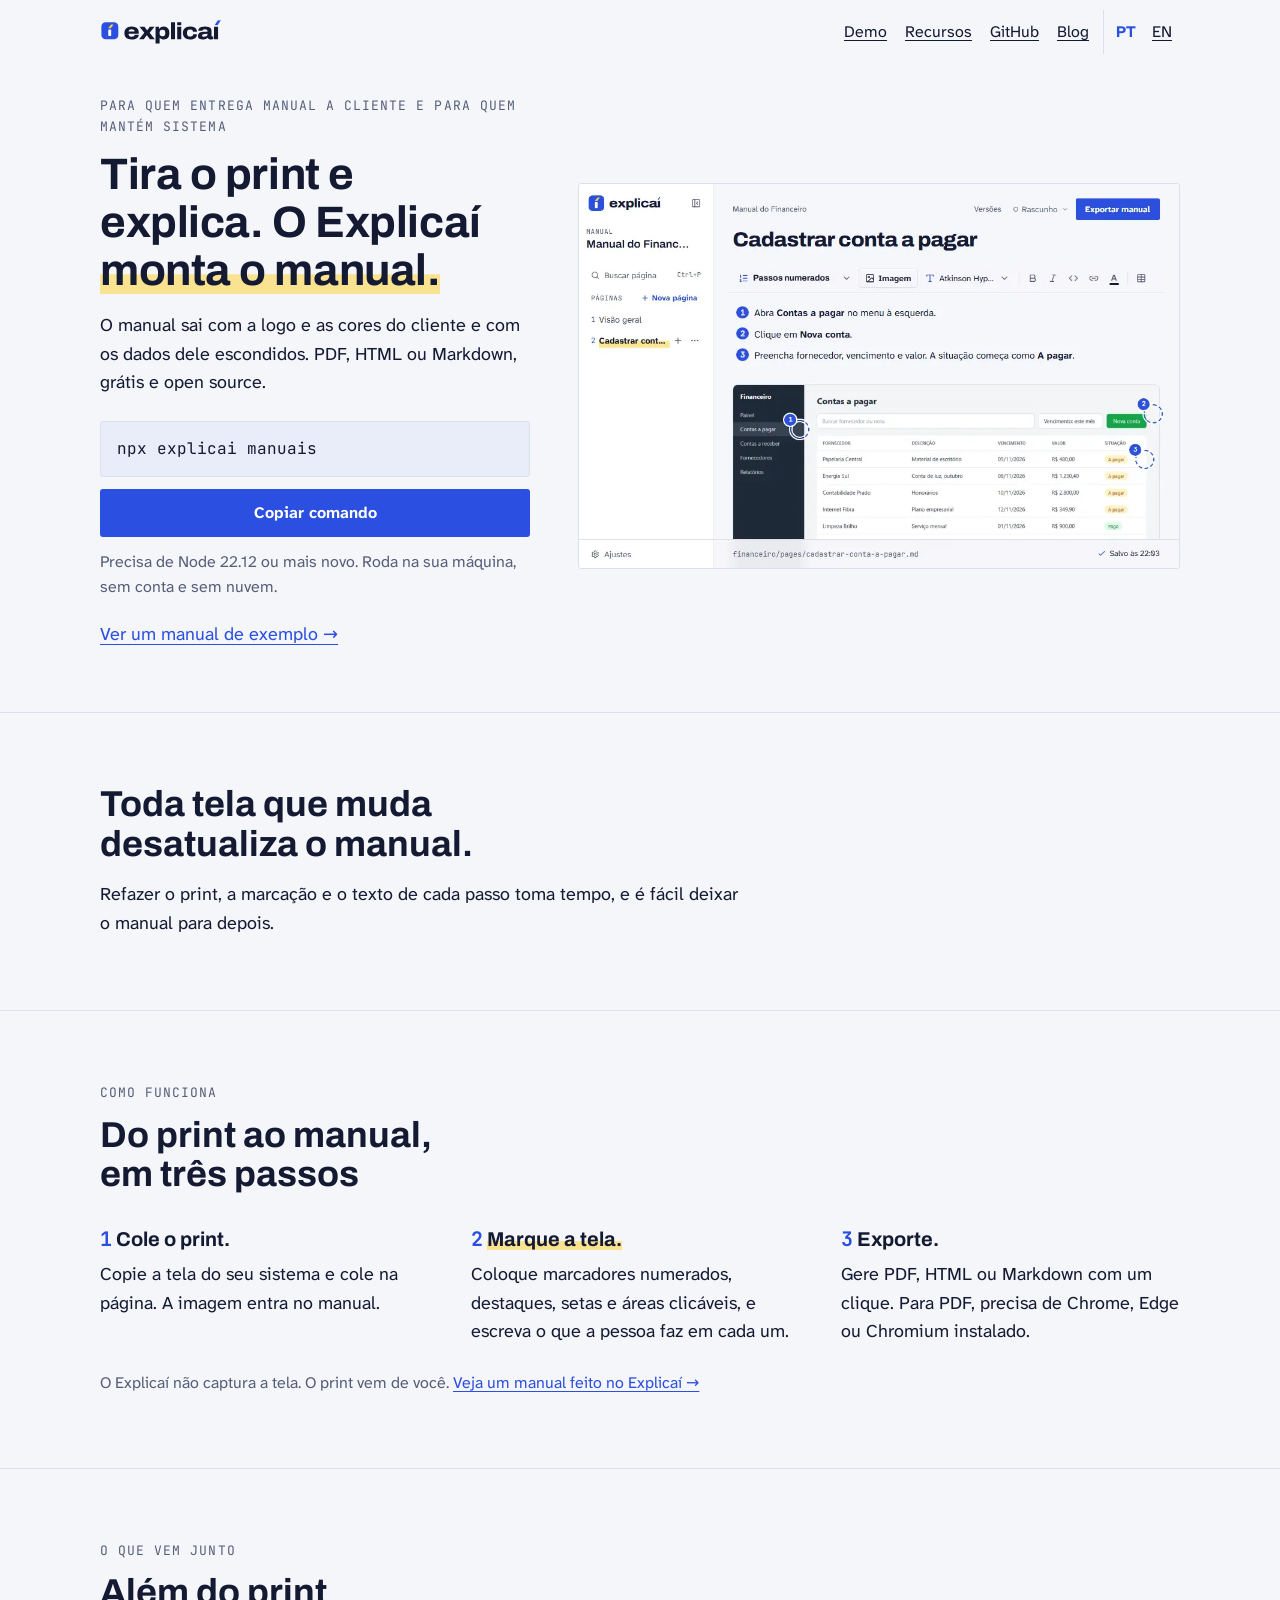
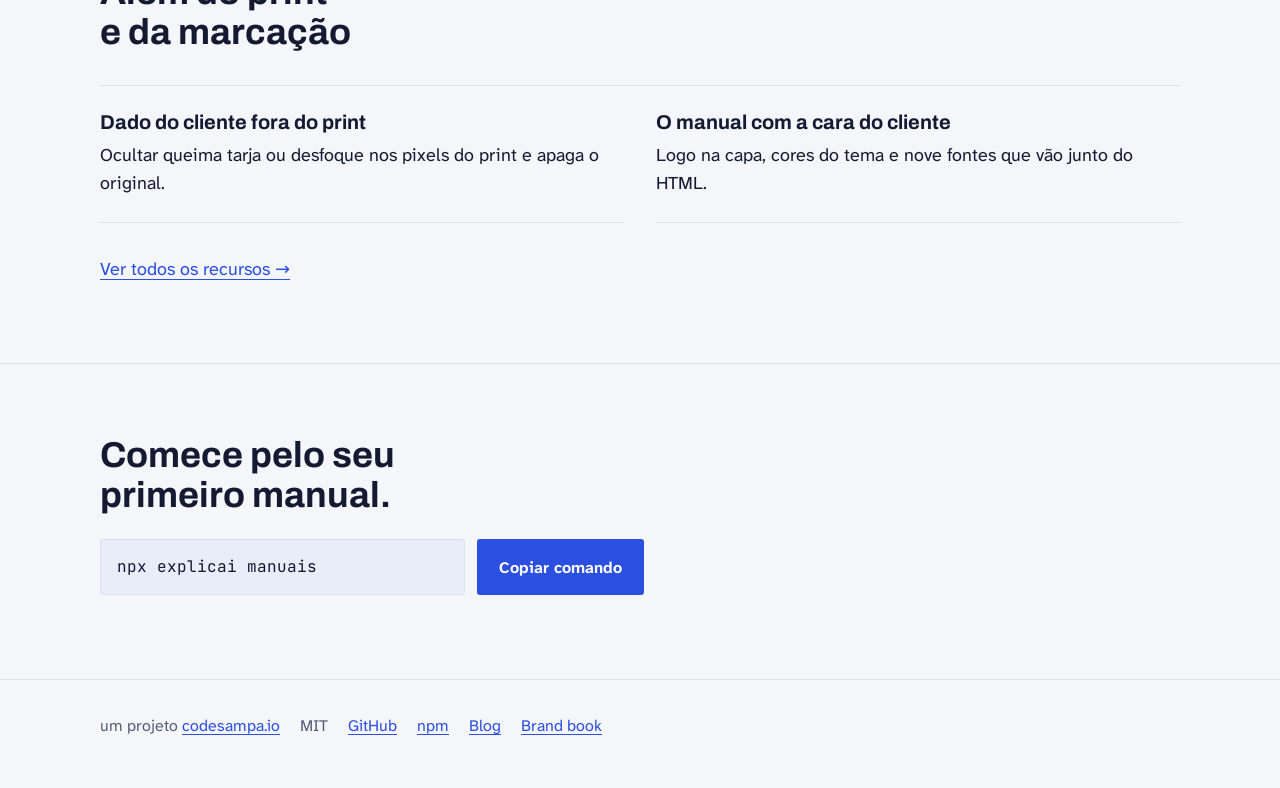
<file: site/index.html>
<!doctype html>
<html lang="pt-BR">
<head>
<meta charset="utf-8">
<meta name="viewport" content="width=device-width,initial-scale=1">
<title>Explicaí: construtor de manuais open source</title>
<meta name="description" content="Manual de sistema com prints marcados, dados do cliente escondidos e a marca dele na capa. Sai em PDF, HTML e Markdown. Open source, gratuito, roda na sua máquina.">
<link rel="canonical" href="https://gabriel-codesampaio.github.io/explicai-website/">
<meta name="theme-color" content="#f5f6fa" media="(prefers-color-scheme:light)">
<meta name="theme-color" content="#0e1120" media="(prefers-color-scheme:dark)">
<link rel="icon" href="img/favicon.svg" type="image/svg+xml">
<link rel="apple-touch-icon" href="img/apple-touch-icon.png">
<link rel="alternate" hreflang="pt-BR" href="https://gabriel-codesampaio.github.io/explicai-website/">
<link rel="alternate" hreflang="en-US" href="https://gabriel-codesampaio.github.io/explicai-website/en/">
<link rel="alternate" hreflang="x-default" href="https://gabriel-codesampaio.github.io/explicai-website/">
<meta property="og:title" content="Explicaí: tira o print e explica. O Explicaí monta o manual">
<meta property="og:description" content="Construtor de manuais open source e gratuito. PDF, HTML e Markdown.">
<meta property="og:type" content="website">
<meta property="og:locale" content="pt_BR">
<meta property="og:image" content="https://gabriel-codesampaio.github.io/explicai-website/img/social-preview.png">
<meta property="og:image:alt" content="Tira o print e explica. O Explicaí monta o manual. Logotipo do Explicaí em fundo azul com três marcadores numerados.">
<meta name="twitter:card" content="summary_large_image">
<meta name="twitter:title" content="Explicaí: tira o print e explica. O Explicaí monta o manual">
<meta name="twitter:description" content="Construtor de manuais open source e gratuito. PDF, HTML e Markdown.">
<link rel="preload" href="fonts/archivo-latin-wght-normal.woff2" as="font" type="font/woff2" crossorigin>
<link rel="stylesheet" href="styles.css">
<script src="copy.js" defer></script>
</head>
<body>
<a class="skip" href="#principal">Ir para o conteúdo</a>
<header>
<div class="wrap">
<a href="./" aria-label="Explicaí, início"><picture><source srcset="img/explicai-logo-horizontal-escuro.svg" media="(prefers-color-scheme:dark)"><img src="img/explicai-logo-horizontal.svg" alt="" width="122" height="26"></picture></a>
<nav aria-label="Principal">
<a href="demo/">Demo</a>
<a href="features/">Recursos</a>
<a href="https://github.com/gabriel-codesampaio/explicai-studio">GitHub</a>
<a href="https://codesampa.io/pt-BR/blog">Blog</a>
<span class="lang"><a href="./" lang="pt-BR" hreflang="pt-BR" aria-current="page">PT</a><a href="en/" lang="en-US" hreflang="en-US">EN</a></span>
</nav>
</div>
</header>
<main id="principal">

<section class="hero">
<div class="wrap">
<div>
<p class="rotulo">Para quem entrega manual a cliente e para quem mantém sistema</p>
<h1>Tira o print e explica. O&nbsp;Explicaí <span class="marca">monta o&nbsp;manual.</span></h1>
<p class="lead" style="margin-top:16px">O manual sai com a logo e as cores do cliente e com os dados dele escondidos. PDF, HTML ou Markdown, grátis e open source.</p>
<div class="cmd">
<code tabindex="0">npx explicai manuais</code>
<button class="btn" type="button" hidden data-copy="npx explicai manuais" data-done="Copiado" data-fail="Copie à mão">Copiar comando</button>
</div>
<p class="apoio">Precisa de Node 22.12 ou mais novo. Roda na sua máquina, sem conta e sem nuvem.</p>
<p style="margin-top:12px"><a href="demo/">Ver um manual de exemplo →</a></p>
</div>
<figure>
<picture><source srcset="img/hero-pt-dark.webp" media="(prefers-color-scheme:dark)"><img src="img/hero-pt.webp" width="1000" height="640" fetchpriority="high" alt="Studio com a página Cadastrar conta a pagar aberta: três passos numerados e, abaixo, o print da tela Contas a pagar marcado com os números 1, 2 e 3."></picture>
</figure>
</div>
</section>

<section>
<div class="wrap">
<h2>Toda tela que muda desatualiza o manual.</h2>
<p style="margin-top:16px;max-width:40rem">Refazer o print, a marcação e o texto de cada passo toma tempo, e é fácil deixar o manual para depois.</p>
</div>
</section>

<section>
<div class="wrap">
<p class="rotulo">Como funciona</p>
<h2>Do print ao manual, em três passos</h2>
<ol class="passos">
<li class="passo">
<h3><span class="n">1</span> Cole o print.</h3>
<p>Copie a tela do seu sistema e cole na página. A imagem entra no manual.</p>
</li>
<li class="passo">
<h3><span class="n">2</span> <span class="marca">Marque a tela.</span></h3>
<p>Coloque marcadores numerados, destaques, setas e áreas clicáveis, e escreva o que a pessoa faz em cada um.</p>
</li>
<li class="passo">
<h3><span class="n">3</span> Exporte.</h3>
<p>Gere PDF, HTML ou Markdown com um clique. Para PDF, precisa de Chrome, Edge ou Chromium instalado.</p>
</li>
</ol>
<p class="nota apoio">O Explicaí não captura a tela. O print vem de você. <a href="demo/">Veja um manual feito no Explicaí →</a></p>
</div>
</section>

<section>
<div class="wrap">
<p class="rotulo">O que vem junto</p>
<h2>Além do print e da marcação</h2>
<ul class="junto">
<li><h3>Dado do cliente fora do print</h3><p>Ocultar queima tarja ou desfoque nos pixels do print e apaga o original.</p></li>
<li><h3>O manual com a cara do cliente</h3><p>Logo na capa, cores do tema e nove fontes que vão junto do HTML.</p></li>
</ul>
<p><a href="features/">Ver todos os recursos →</a></p>
</div>
</section>

<section class="final">
<div class="wrap">
<h2>Comece pelo seu primeiro manual.</h2>
<div class="cmd">
<code tabindex="0">npx explicai manuais</code>
<button class="btn" type="button" hidden data-copy="npx explicai manuais" data-done="Copiado" data-fail="Copie à mão">Copiar comando</button>
</div>
</div>
</section>
</main>
<footer>
<div class="wrap">
<span>um projeto <a href="https://codesampa.io">codesampa.io</a></span>
<span>MIT</span>
<a href="https://github.com/gabriel-codesampaio/explicai-studio">GitHub</a>
<a href="https://www.npmjs.com/package/explicai">npm</a>
<a href="https://codesampa.io/pt-BR/blog">Blog</a>
<a href="https://gabriel-codesampaio.github.io/explicai-brandbook/">Brand book</a>
</div>
</footer>
</body>
</html>
</file>
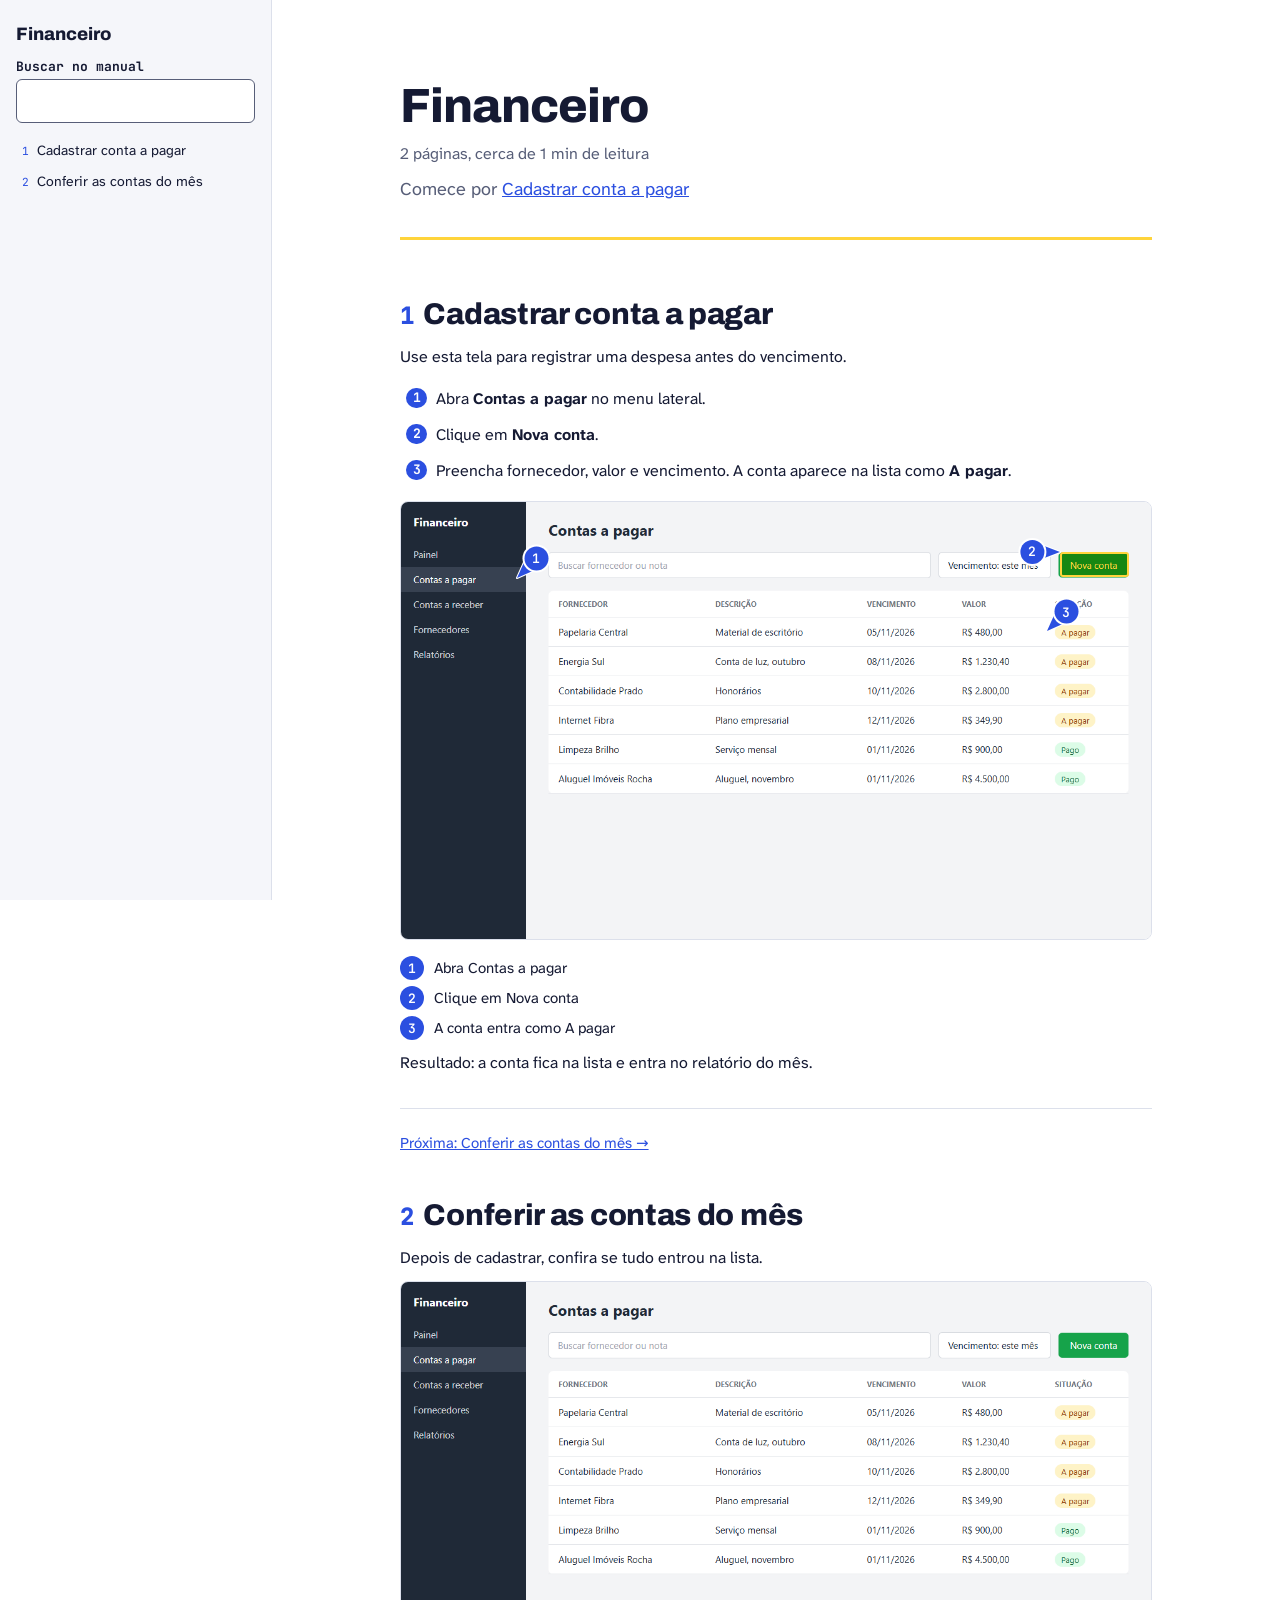
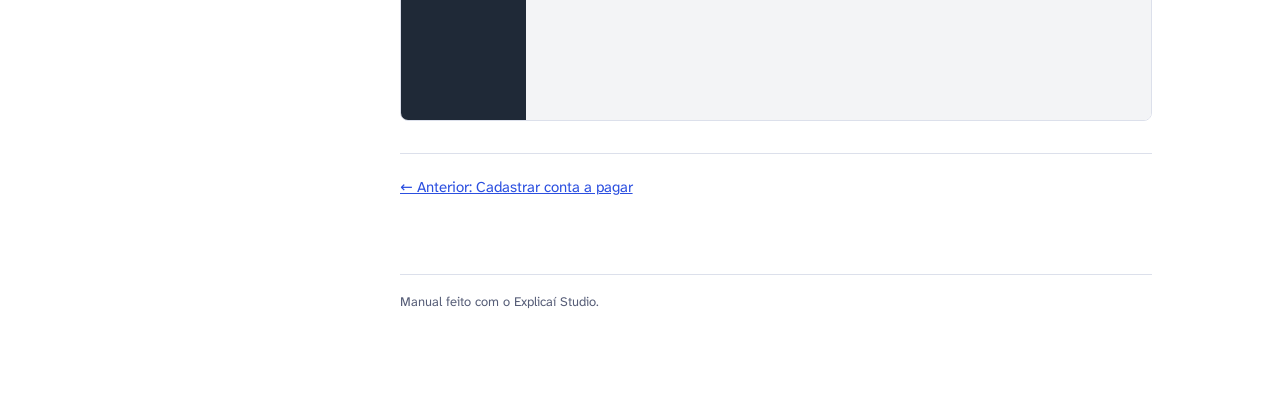
<file: site/demo/index.html>
<!doctype html>
<html lang="pt-BR">
<head>
<meta charset="utf-8">
<meta name="viewport" content="width=device-width, initial-scale=1">
<meta name="generator" content="Explicaí Studio">
<title>Financeiro</title>
<style>@font-face{font-family:"Atkinson Hyperlegible Next";src:url(fonts/atkinson-hyperlegible-next-latin-400-normal.woff2) format("woff2");font-weight:400;font-style:normal;font-display:block}
@font-face{font-family:"Atkinson Hyperlegible Next";src:url(fonts/atkinson-hyperlegible-next-latin-400-italic.woff2) format("woff2");font-weight:400;font-style:italic;font-display:block}
@font-face{font-family:"Atkinson Hyperlegible Next";src:url(fonts/atkinson-hyperlegible-next-latin-700-normal.woff2) format("woff2");font-weight:700;font-style:normal;font-display:block}
@font-face{font-family:"Archivo";src:url(fonts/archivo-latin-wght-normal.woff2) format("woff2");font-weight:100 900;font-style:normal;font-display:block}
@font-face{font-family:"JetBrains Mono";src:url(fonts/jetbrains-mono-latin-wght-normal.woff2) format("woff2");font-weight:100 900;font-style:normal;font-display:block}

:root{--accent:#2b4fe0;--anotacao:#2b4fe0;--anotacao-fundo:rgba(43,79,224,.08);--sobre-anotacao:#fff;--marca:#ffd43b;--marca-faixa:rgba(255,212,59,.55);--t-cover:#151a33;--t-page:#151a33;--t-h1:#151a33;--t-h2:#151a33;--t-h3:#151a33;--marca-faixa:rgba(255,212,59,.55);--tinta:#151a33;--grafite:#575e78;--linha:#dce0eb;--papel:#f5f6fa;
--texto:"Atkinson Hyperlegible Next","Segoe UI",system-ui,sans-serif;--display:"Archivo","Arial Narrow",system-ui,sans-serif;--mono:"JetBrains Mono",ui-monospace,Consolas,monospace}
*{box-sizing:border-box}
body{margin:0;background:#fff;color:var(--tinta);font:16px/1.65 var(--texto);-webkit-font-smoothing:antialiased}
.layout{display:grid;grid-template-columns:17rem minmax(0,1fr)}
.toc{position:sticky;top:0;height:100vh;overflow:auto;padding:24px 16px;background:var(--papel);border-right:1px solid var(--linha)}
.toc summary{display:none}
.toc-title{margin:0 0 12px;font:800 18px/1.2 var(--display)}
.toc ol{list-style:none;margin:0;padding:0}
.toc li{padding-left:calc(var(--d) * 14px)}
.toc a{display:block;padding:4px 6px;border-radius:6px;color:var(--tinta);text-decoration:none;font-size:14px}
.toc a:hover{background:#e9ecf5}
.toc li.sec a{font-size:13px;color:var(--grafite)}
a:focus-visible,summary:focus-visible{outline:3px solid var(--accent);outline-offset:2px}
.cover .start{font-size:18px}
.cover .start a{color:var(--accent)}
.page-nav{display:flex;flex-wrap:wrap;gap:8px 24px;justify-content:space-between;margin-top:32px;padding-top:12px;border-top:1px solid var(--linha);font-size:15px}
.page-nav a{display:inline-flex;align-items:center;min-height:44px;color:var(--accent)}
.page-nav .back{display:none}
a.zoom{display:block;cursor:zoom-in}
.num{font-family:var(--mono);font-size:.8em;color:var(--accent);margin-right:4px}
main{max-width:52rem;padding:32px 40px 96px;margin:0 auto;width:100%}
.cover{padding:48px 0 32px;border-bottom:3px solid var(--marca);margin-bottom:24px}
.cover h1{margin:0;color:var(--t-cover);font:800 clamp(32px,5vw,48px)/1.1 var(--display);letter-spacing:-.02em}
.logo{display:block;width:auto;height:auto;object-fit:contain}
.cover .logo{max-height:96px;max-width:min(280px,100%);margin:0 0 24px}
.toc .logo{max-height:48px;max-width:100%;margin:0 0 16px}
.cover p{margin:8px 0 0;color:var(--grafite)}
.page{padding-top:32px;scroll-margin-top:16px}
.page-title{margin:0 0 12px;color:var(--t-page);font:800 30px/1.2 var(--display);letter-spacing:-.01em}
.page-body h3,.page-body h4,.page-body h5,.page-body h6{font-family:var(--display);line-height:1.25;margin:1.4em 0 .4em;scroll-margin-top:16px}
.page-body .t1{color:var(--t-h1)}.page-body .t2{color:var(--t-h2)}.page-body .t3{color:var(--t-h3)}
.page-body h3{font-size:22px}.page-body h4{font-size:19px}.page-body h5,.page-body h6{font-size:17px}
.page-body p{margin:.6em 0}
.page-body a{color:var(--accent);text-underline-offset:.2em}
.page-body mark{background:var(--marca-faixa);color:inherit;border-radius:2px;-webkit-box-decoration-break:clone;box-decoration-break:clone;-webkit-print-color-adjust:exact;print-color-adjust:exact}
.page-body mark [data-color="orange"]{color:#a34400}.page-body mark [data-color="green"]{color:#137034}
.page-body code{font:.88em var(--mono);background:var(--papel);border:1px solid var(--linha);border-radius:4px;padding:.05em .35em}
.page-body pre{font:14px/1.5 var(--mono);background:var(--papel);border:1px solid var(--linha);border-radius:8px;padding:12px 14px;overflow-x:auto}
.page-body pre code{background:none;border:0;padding:0}
.page-body hr{border:0;border-top:1px solid var(--linha);margin:1.5em 0}
.page-body blockquote{margin:.6em 0;padding:2px 0 2px 16px;border-left:2px solid var(--linha);color:var(--grafite)}
.page-body table{border-collapse:collapse;width:100%;margin:.8em 0;font-size:15px}
.page-body th,.page-body td{border:1px solid var(--linha);padding:6px 10px;text-align:left;vertical-align:top}
.page-body th{background:var(--papel)}
.page-body ul{padding-left:1.4em}
.page-body>ol,.page-body li>ol{list-style:none;padding-left:2.25em}
.page-body>ol>li,.page-body li>ol>li{position:relative}
.page-body>ol>li+li,.page-body li>ol>li+li{margin-top:.6em}
.page-body>ol>li::before,.page-body li>ol>li::before{content:counter(list-item);position:absolute;left:-2.25em;top:.12em;display:grid;place-items:center;width:1.55em;height:1.55em;border-radius:50%;background:var(--accent);color:#fff;font:700 .82em/1 var(--mono)}
@supports(text-box:trim-both cap alphabetic){.page-body>ol>li::before,.page-body li>ol>li::before{display:block;height:auto;padding-block:calc((1.55em - 1cap)/2);text-align:center;text-box:trim-both cap alphabetic}}
.page-body li>blockquote{margin:.6em 0 0;padding:0;border:0;color:var(--tinta)}
.page-body li>blockquote>p{display:inline;background:linear-gradient(transparent 50%,var(--marca-faixa) 50%)}
.page-body li>blockquote>p>strong:first-child{font:700 .78em var(--mono);letter-spacing:.04em;text-transform:uppercase}
.page-body .callout{margin:.8em 0;padding:10px 14px;border:1px solid color-mix(in srgb,var(--c) 35%,#fff);border-left:4px solid var(--c);border-radius:3px;background:color-mix(in srgb,var(--c) 8%,#fff);color:var(--tinta)}
.page-body .callout>:last-child{margin-bottom:0}
.page-body .callout-label{margin:0 0 .3em;color:color-mix(in srgb,var(--c) 85%,#000);font:700 .78em var(--mono);letter-spacing:.06em;text-transform:uppercase}
.callout[data-callout="tip"]{--c:#17793a}.callout[data-callout="warning"]{--c:#b04a00}.callout[data-callout="caution"]{--c:#c3261b}.callout[data-callout="note"]{--c:var(--accent)}
.shot{display:block;margin:.6em 0}

.shot{display:block;margin:.6em 0}
.shot-s{--shot-w:40%}.shot-m{--shot-w:70%}.shot-full{--shot-w:100%}
.frame{position:relative;display:block;max-width:var(--shot-w,100%);width:fit-content;isolation:isolate}
.frame img{display:block;max-width:100%;height:auto;border:1px solid var(--linha);border-radius:8px}
.hl{position:absolute;border:2px solid var(--marca);border-radius:3px}
.hl::before{content:"";position:absolute;inset:0;background:var(--marca);mix-blend-mode:multiply}
.hot{position:absolute;border:2px dashed var(--anotacao);background:var(--anotacao-fundo);border-radius:3px}
.arrows{position:absolute;inset:0;width:100%;height:100%;overflow:visible;pointer-events:none}
.arrows line{stroke:var(--anotacao);stroke-linecap:round}
.arrows polygon{fill:var(--anotacao)}
.arrows .halo{stroke:#fff;stroke-opacity:.9;stroke-linejoin:round}
.arrows polygon.halo{fill:#fff}
.mk{position:absolute;width:0;height:0}
.mk .tail{position:absolute;left:0;top:0;overflow:visible}
.mk .tail polygon{fill:var(--anotacao);stroke:#fff;stroke-width:2;stroke-linejoin:round;paint-order:stroke}
.mk .disc{position:absolute;left:-12px;top:-12px;display:grid;place-items:center;width:24px;height:24px;border-radius:50%;background:var(--anotacao);box-shadow:0 0 0 2px #fff;print-color-adjust:exact;-webkit-print-color-adjust:exact}
.mk .disc::before{content:attr(data-n);color:var(--sobre-anotacao);font:600 13px/1 var(--mono)}
.legend{display:grid;gap:6px;margin-top:16px;font-size:15px;line-height:1.4}
.legend .row{display:flex;align-items:center;gap:10px;break-inside:avoid}
.legend .n{display:inline-grid;place-items:center;box-sizing:border-box;min-width:24px;height:24px;padding:0 4px;border-radius:12px;background:var(--anotacao);color:var(--sobre-anotacao);font:600 13px/1 var(--mono);print-color-adjust:exact;-webkit-print-color-adjust:exact}
@supports(text-box:trim-both cap alphabetic){.mk .disc::before{text-box:trim-both cap alphabetic}.legend .n{display:inline-block;height:auto;padding-block:calc((24px - 1cap)/2);text-align:center;text-box:trim-both cap alphabetic}}

.missing{color:#c8411f;font-style:italic}
[data-color="gray"]{color:#5c6478}[data-color="red"]{color:#c3261b}[data-color="orange"]{color:#b04a00}[data-color="green"]{color:#17793a}[data-color="blue"]{color:#1f58d6}[data-color="purple"]{color:#7a3cc8}
.sr{position:absolute;width:1px;height:1px;overflow:hidden;clip:rect(0 0 0 0);white-space:nowrap}
.colophon{margin-top:64px;padding-top:16px;border-top:1px solid var(--linha);color:var(--grafite);font-size:13px}
@media (max-width:800px){.layout{display:block}.toc{position:static;height:auto;border-right:0;border-bottom:1px solid var(--linha)}main{padding:24px 20px 64px}
.toc summary{display:flex;align-items:center;min-height:44px;font-weight:700;cursor:pointer}
.toc a{padding:10px 6px}
.page-nav .back{display:inline-flex}}
@media print{
@page{margin:18mm 16mm}
body{font-size:11.5pt}
.layout{display:block}.toc,.page-nav{display:none}main{max-width:none;padding:0}
.cover{padding:30vh 0 0;border:0;break-after:page}
.page{break-before:page;padding-top:0}
.shot,.callout,.page-body table,.page-body pre,.page-body li{break-inside:avoid}
.page-body a{color:var(--tinta)}
.hot{border-style:dashed}
}
.toc-search{margin:0 0 12px}
.toc-search label{display:block;margin-bottom:4px;font:700 13px var(--mono)}
.toc-search input{width:100%;min-height:44px;padding:6px 10px;border:1px solid var(--grafite);border-radius:6px;background:#fff;color:var(--tinta);font:inherit;font-size:15px}
.toc-search input:focus-visible{outline:3px solid var(--accent);outline-offset:2px}
.toc-search [role=status]{margin:4px 0 0;color:var(--grafite);font-size:13px}
@media screen{.page.hit{box-shadow:-12px 0 0 -8px var(--marca)}.toc li.hit>a{background:var(--marca-faixa)}.toc li.hit>a:hover{background:var(--marca)}}
@media (forced-colors:active){.toc li.hit>a{border:1px solid Highlight}.page.hit{border-left:4px solid Highlight}}
</style>
</head>
<body>
<div class="layout">
<nav class="toc" id="sumario" aria-label="Sumário">
<p class="toc-title">Financeiro</p>
<div class="toc-search" hidden data-zero="Nenhuma página com esse termo" data-one="1 página com esse termo" data-many="{n} páginas com esse termo">
<label for="toc-q">Buscar no manual</label>
<input id="toc-q" type="search" autocomplete="off" spellcheck="false">
<p role="status" aria-live="polite"></p>
</div>
<details open>
<summary>Sumário</summary>
<ol>
<li style="--d:0"><a href="#p-3f2c9a10-6b1e-4c11-9a77-0d3a5b8e1c01"><span class="num">1</span> Cadastrar conta a pagar</a></li>
<li style="--d:0"><a href="#p-7c1d2e44-8a53-4f0b-b6a2-91e5d0c4f202"><span class="num">2</span> Conferir as contas do mês</a></li>
</ol>
</details>
</nav>
<main>
<header class="cover">
<h1>Financeiro</h1>
<p>2 páginas, cerca de 1 min de leitura</p>
<p class="start">Comece por <a href="#p-3f2c9a10-6b1e-4c11-9a77-0d3a5b8e1c01">Cadastrar conta a pagar</a></p>
</header>
<section class="page" id="p-3f2c9a10-6b1e-4c11-9a77-0d3a5b8e1c01">
<h2 class="page-title"><span class="num">1</span> Cadastrar conta a pagar</h2>
<div class="page-body"><p>Use esta tela para registrar uma despesa antes do vencimento.</p>
<ol>
<li>Abra <strong>Contas a pagar</strong> no menu lateral.</li>
<li>Clique em <strong>Nova conta</strong>.</li>
<li>Preencha fornecedor, valor e vencimento. A conta aparece na lista como <strong>A pagar</strong>.</li>
</ol>
<p><span class="shot"><span class="frame" style="aspect-ratio:1200 / 700"><a class="zoom" href="assets/contas-a-pagar.png" target="_blank" rel="noopener"><img src="assets/contas-a-pagar.png" alt="Tela Contas a pagar do sistema Financeiro" width="1200" height="700" loading="lazy"><span class="sr">Abrir a imagem no tamanho original</span></a><span class="hl" style="left:87.700%;top:11.600%;width:9.300%;height:5.700%"></span><span class="mk" style="left:15.500%;top:17.500%" aria-hidden="true"><svg class="tail" width="1" height="1" aria-hidden="true"><polygon points="0.0,0.0 7.7,-17.3 17.3,-7.7"/></svg><span class="disc" style="transform:translate(19.5px,-19.5px)" data-n="1"></span></span><span class="mk" style="left:87.700%;top:11.600%" aria-hidden="true"><svg class="tail" width="1" height="1" aria-hidden="true"><polygon points="0.0,0.0 -17.7,6.8 -17.7,-6.8"/></svg><span class="disc" style="transform:translate(-27.6px,0.0px)" data-n="2"></span></span><span class="mk" style="left:86.000%;top:29.700%" aria-hidden="true"><svg class="tail" width="1" height="1" aria-hidden="true"><polygon points="0.0,0.0 7.7,-17.3 17.3,-7.7"/></svg><span class="disc" style="transform:translate(19.5px,-19.5px)" data-n="3"></span></span></span><span class="legend" role="list" aria-label="Legenda da imagem"><span class="row" role="listitem"><span class="n">1</span><span>Abra Contas a pagar</span></span><span class="row" role="listitem"><span class="n">2</span><span>Clique em Nova conta</span></span><span class="row" role="listitem"><span class="n">3</span><span>A conta entra como A pagar</span></span></span></span></p>
<p>Resultado: a conta fica na lista e entra no relatório do mês.</p>
</div>
<nav class="page-nav" aria-label="Entre as páginas">
<a class="back" href="#sumario">Voltar ao sumário</a><a rel="next" href="#p-7c1d2e44-8a53-4f0b-b6a2-91e5d0c4f202">Próxima: Conferir as contas do mês →</a>
</nav>
</section>
<section class="page" id="p-7c1d2e44-8a53-4f0b-b6a2-91e5d0c4f202">
<h2 class="page-title"><span class="num">2</span> Conferir as contas do mês</h2>
<div class="page-body"><p>Depois de cadastrar, confira se tudo entrou na lista.</p>
<p><span class="shot"><span class="frame" style="aspect-ratio:1200 / 700"><a class="zoom" href="assets/relatorio-vazio.png" target="_blank" rel="noopener"><img src="assets/relatorio-vazio.png" alt="Lista de contas do mês no sistema Financeiro" width="1200" height="700" loading="lazy"><span class="sr">Abrir a imagem no tamanho original</span></a></span></span></p>
</div>
<nav class="page-nav" aria-label="Entre as páginas">
<a rel="prev" href="#p-3f2c9a10-6b1e-4c11-9a77-0d3a5b8e1c01">← Anterior: Cadastrar conta a pagar</a><a class="back" href="#sumario">Voltar ao sumário</a>
</nav>
</section>
<footer class="colophon">Manual feito com o Explicaí Studio.</footer>
</main>
</div>
<script>(function(){
function norm(s){return s.normalize("NFD").replace(/[̀-ͯ]/g,"").toLowerCase()}
var box=document.querySelector(".toc-search");if(!box)return;
var input=box.querySelector("input"),out=box.querySelector("[role=status]");
var items=[].map.call(document.querySelectorAll(".toc li"),function(li){
var a=li.querySelector("a"),id=a&&a.getAttribute("href").slice(1),target=id&&document.getElementById(id);
var page=target&&target.closest(".page");
return{li:li,sec:li.classList.contains("sec"),page:page,own:norm(li.textContent||""),text:null}});
var pages=[].slice.call(document.querySelectorAll(".page"));
var texts=null;
function run(){
var q=norm(input.value.trim());
if(!texts)texts=pages.map(function(p){return norm([].map.call(p.querySelectorAll(".page-title,.page-body"),function(e){return e.textContent}).join(" "))});
var hit=pages.map(function(p,i){return q!==""&&texts[i].indexOf(q)>-1});
pages.forEach(function(p,i){p.classList.toggle("hit",hit[i])});
items.forEach(function(it){
var on=q===""||(it.sec?it.own.indexOf(q)>-1:!!it.page&&hit[pages.indexOf(it.page)]);
it.li.hidden=!on;it.li.classList.toggle("hit",q!==""&&on)});
var n=hit.filter(Boolean).length;
out.textContent=q===""?"":(n===0?box.dataset.zero:n===1?box.dataset.one:box.dataset.many).replace("{n}",String(n))}
input.addEventListener("input",run);
box.hidden=false})();</script>
</body>
</html>
</file>
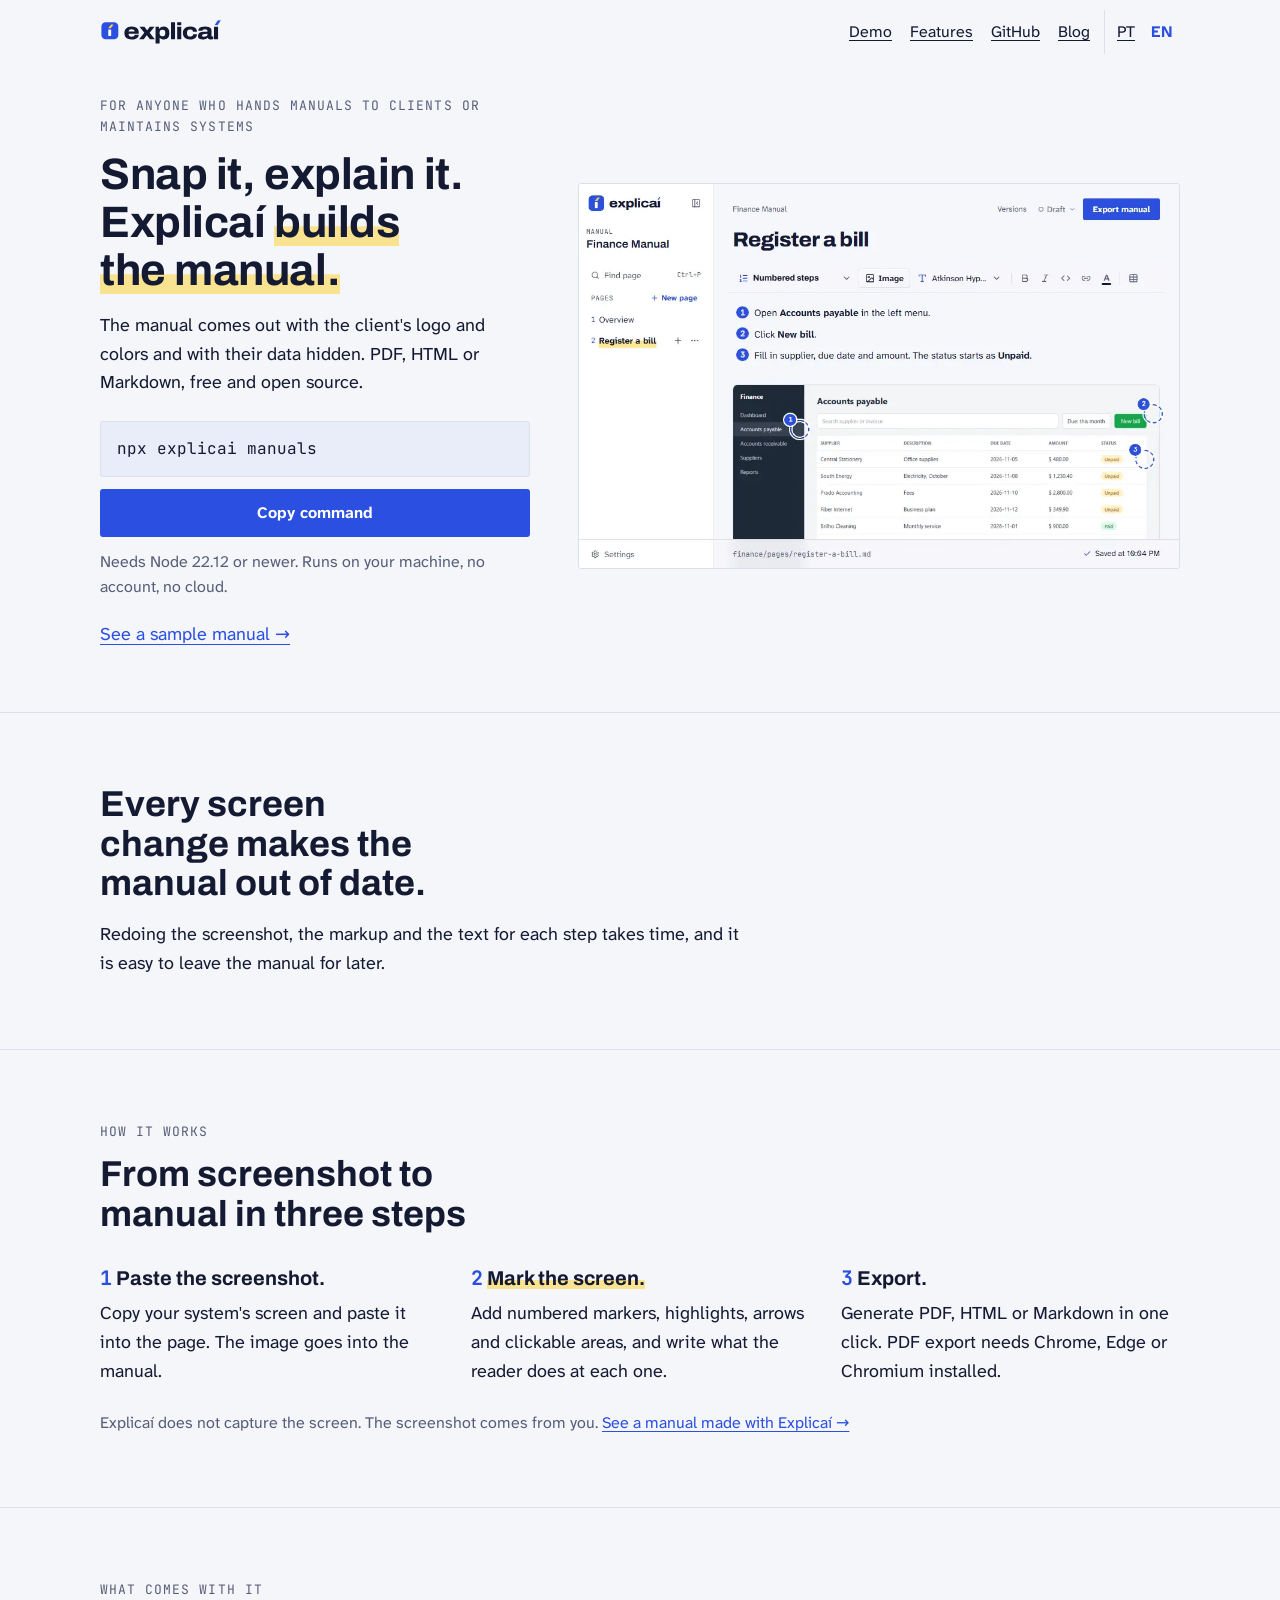
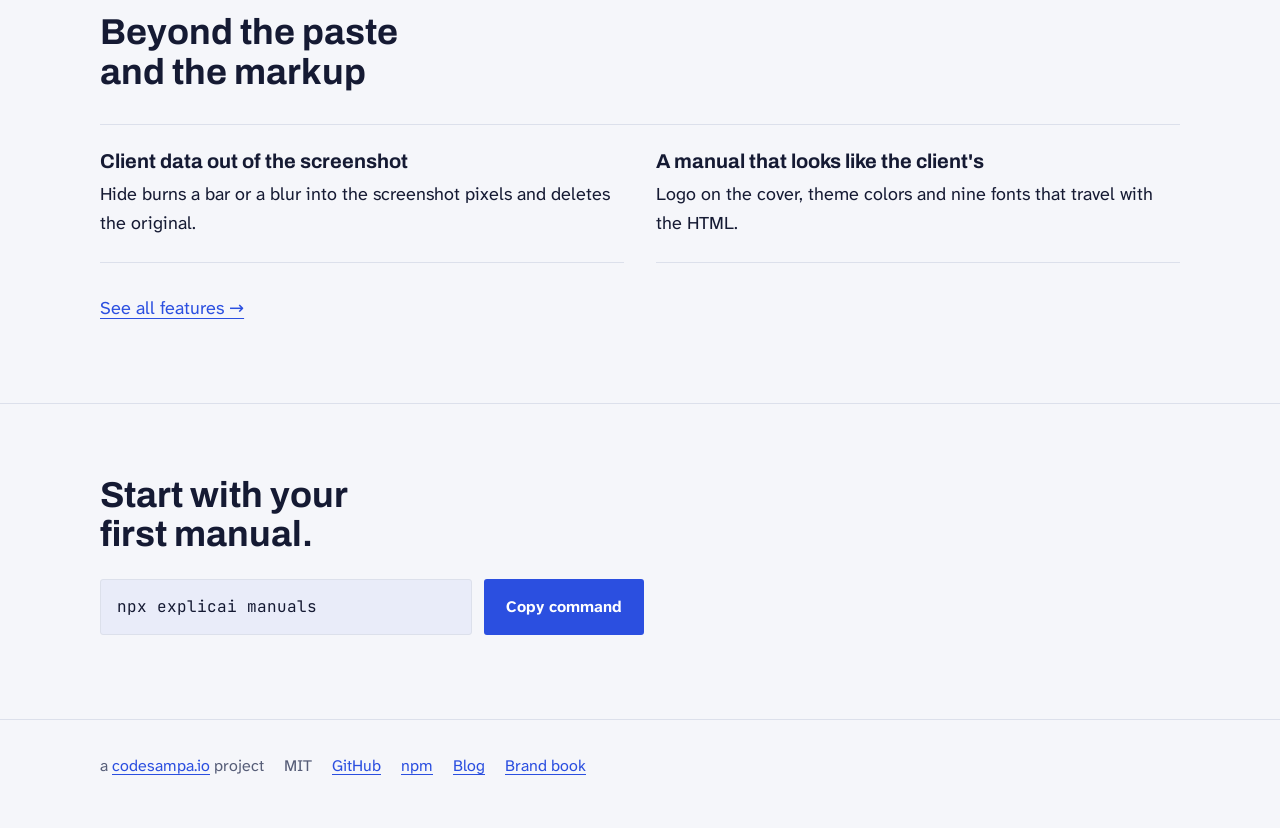
<file: site/en/index.html>
<!doctype html>
<html lang="en-US">
<head>
<meta charset="utf-8">
<meta name="viewport" content="width=device-width,initial-scale=1">
<title>Explicaí: snap it, explain it. Explicaí builds the manual</title>
<meta name="description" content="System manuals with marked-up screenshots, client data hidden and the client's brand on the cover. Comes out in PDF, HTML and Markdown. Open source, free, runs on your machine.">
<link rel="canonical" href="https://gabriel-codesampaio.github.io/explicai-website/en/">
<meta name="theme-color" content="#f5f6fa" media="(prefers-color-scheme:light)">
<meta name="theme-color" content="#0e1120" media="(prefers-color-scheme:dark)">
<link rel="icon" href="../img/favicon.svg" type="image/svg+xml">
<link rel="apple-touch-icon" href="../img/apple-touch-icon.png">
<link rel="alternate" hreflang="pt-BR" href="https://gabriel-codesampaio.github.io/explicai-website/">
<link rel="alternate" hreflang="en-US" href="https://gabriel-codesampaio.github.io/explicai-website/en/">
<link rel="alternate" hreflang="x-default" href="https://gabriel-codesampaio.github.io/explicai-website/">
<meta property="og:title" content="Explicaí: snap it, explain it. Explicaí builds the manual">
<meta property="og:description" content="The free, open source manual builder. PDF, HTML and Markdown.">
<meta property="og:type" content="website">
<meta property="og:locale" content="en_US">
<meta property="og:image" content="https://gabriel-codesampaio.github.io/explicai-website/img/social-preview-en.png">
<meta property="og:image:alt" content="Snap it, explain it. Explicaí builds the manual. Explicaí logo on a blue background with three numbered markers.">
<meta name="twitter:card" content="summary_large_image">
<meta name="twitter:title" content="Explicaí: snap it, explain it. Explicaí builds the manual">
<meta name="twitter:description" content="The free, open source manual builder. PDF, HTML and Markdown.">
<link rel="preload" href="../fonts/archivo-latin-wght-normal.woff2" as="font" type="font/woff2" crossorigin>
<link rel="stylesheet" href="../styles.css">
<script src="../copy.js" defer></script>
</head>
<body>
<a class="skip" href="#main">Skip to content</a>
<header>
<div class="wrap">
<a href="./" aria-label="Explicaí, home"><picture><source srcset="../img/explicai-logo-horizontal-escuro.svg" media="(prefers-color-scheme:dark)"><img src="../img/explicai-logo-horizontal.svg" alt="" width="122" height="26"></picture></a>
<nav aria-label="Main">
<a href="demo/">Demo</a>
<a href="features/">Features</a>
<a href="https://github.com/gabriel-codesampaio/explicai-studio">GitHub</a>
<a href="https://codesampa.io/en-US/blog">Blog</a>
<span class="lang"><a href="../" lang="pt-BR" hreflang="pt-BR">PT</a><a href="./" lang="en-US" hreflang="en-US" aria-current="page">EN</a></span>
</nav>
</div>
</header>
<main id="main">

<section class="hero">
<div class="wrap">
<div>
<p class="rotulo">For anyone who hands manuals to clients or maintains systems</p>
<h1 lang="en-US">Snap it, explain&nbsp;it. Explicaí <span class="marca">builds the&nbsp;manual.</span></h1>
<p class="lead" style="margin-top:16px">The manual comes out with the client's logo and colors and with their data hidden. PDF, HTML or Markdown, free and open source.</p>
<div class="cmd">
<code tabindex="0">npx explicai manuals</code>
<button class="btn" type="button" hidden data-copy="npx explicai manuals" data-done="Copied" data-fail="Copy it by hand">Copy command</button>
</div>
<p class="apoio">Needs Node 22.12 or newer. Runs on your machine, no account, no cloud.</p>
<p style="margin-top:12px"><a href="demo/">See a sample manual →</a></p>
</div>
<figure>
<picture><source srcset="../img/hero-en-dark.webp" media="(prefers-color-scheme:dark)"><img src="../img/hero-en.webp" width="1000" height="640" fetchpriority="high" alt="Studio with the Register a bill page open: three numbered steps and, below them, the Accounts payable screenshot marked with the numbers 1, 2 and 3."></picture>
</figure>
</div>
</section>

<section>
<div class="wrap">
<h2>Every screen change makes the manual out of date.</h2>
<p style="margin-top:16px;max-width:40rem">Redoing the screenshot, the markup and the text for each step takes time, and it is easy to leave the manual for later.</p>
</div>
</section>

<section>
<div class="wrap">
<p class="rotulo">How it works</p>
<h2>From screenshot to manual in three steps</h2>
<ol class="passos">
<li class="passo">
<h3><span class="n">1</span> Paste the screenshot.</h3>
<p>Copy your system's screen and paste it into the page. The image goes into the manual.</p>
</li>
<li class="passo">
<h3><span class="n">2</span> <span class="marca">Mark the screen.</span></h3>
<p>Add numbered markers, highlights, arrows and clickable areas, and write what the reader does at each one.</p>
</li>
<li class="passo">
<h3><span class="n">3</span> Export.</h3>
<p>Generate PDF, HTML or Markdown in one click. PDF export needs Chrome, Edge or Chromium installed.</p>
</li>
</ol>
<p class="nota apoio">Explicaí does not capture the screen. The screenshot comes from you. <a href="demo/">See a manual made with Explicaí →</a></p>
</div>
</section>

<section>
<div class="wrap">
<p class="rotulo">What comes with it</p>
<h2>Beyond the paste and the markup</h2>
<ul class="junto">
<li><h3>Client data out of the screenshot</h3><p>Hide burns a bar or a blur into the screenshot pixels and deletes the original.</p></li>
<li><h3>A manual that looks like the client's</h3><p>Logo on the cover, theme colors and nine fonts that travel with the HTML.</p></li>
</ul>
<p><a href="features/">See all features →</a></p>
</div>
</section>

<section class="final">
<div class="wrap">
<h2>Start with your first manual.</h2>
<div class="cmd">
<code tabindex="0">npx explicai manuals</code>
<button class="btn" type="button" hidden data-copy="npx explicai manuals" data-done="Copied" data-fail="Copy it by hand">Copy command</button>
</div>
</div>
</section>
</main>
<footer>
<div class="wrap">
<span>a <a href="https://codesampa.io">codesampa.io</a> project</span>
<span>MIT</span>
<a href="https://github.com/gabriel-codesampaio/explicai-studio">GitHub</a>
<a href="https://www.npmjs.com/package/explicai">npm</a>
<a href="https://codesampa.io/en-US/blog">Blog</a>
<a href="https://gabriel-codesampaio.github.io/explicai-brandbook/">Brand book</a>
</div>
</footer>
</body>
</html>
</file>
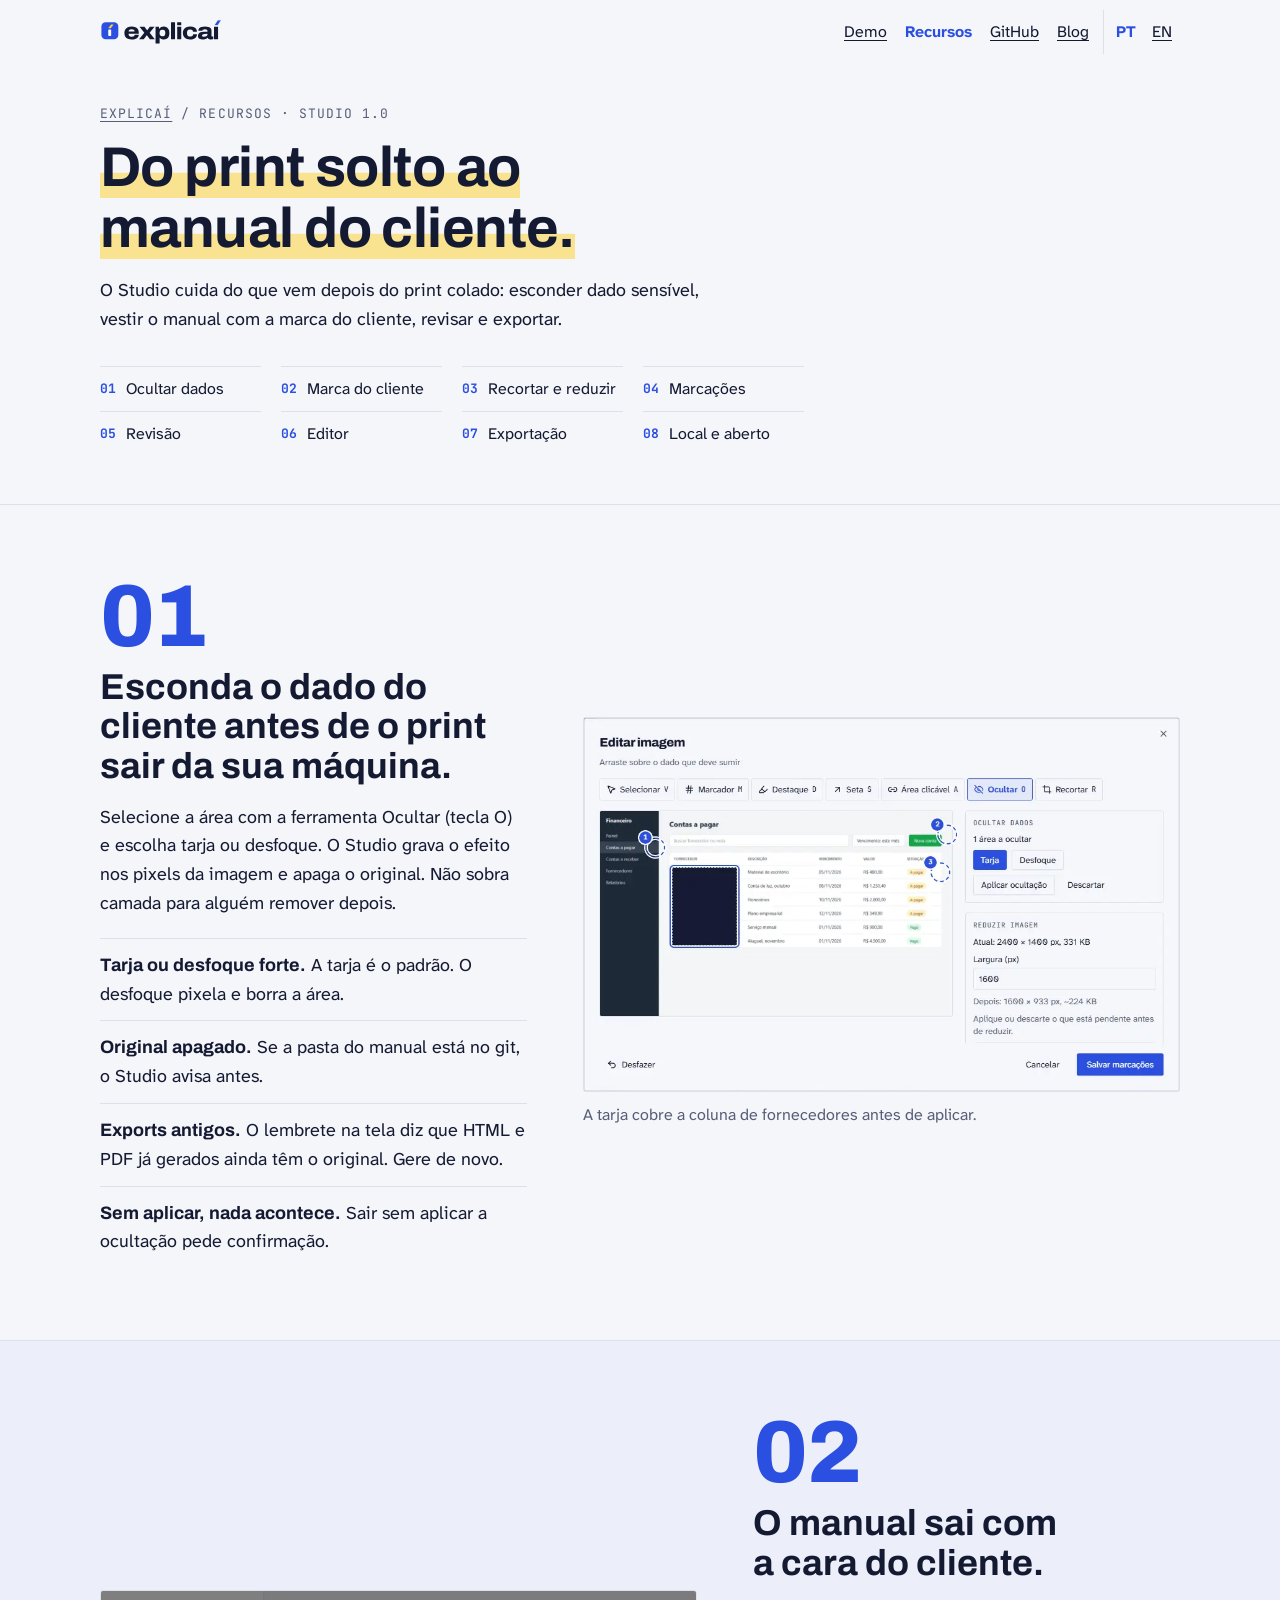
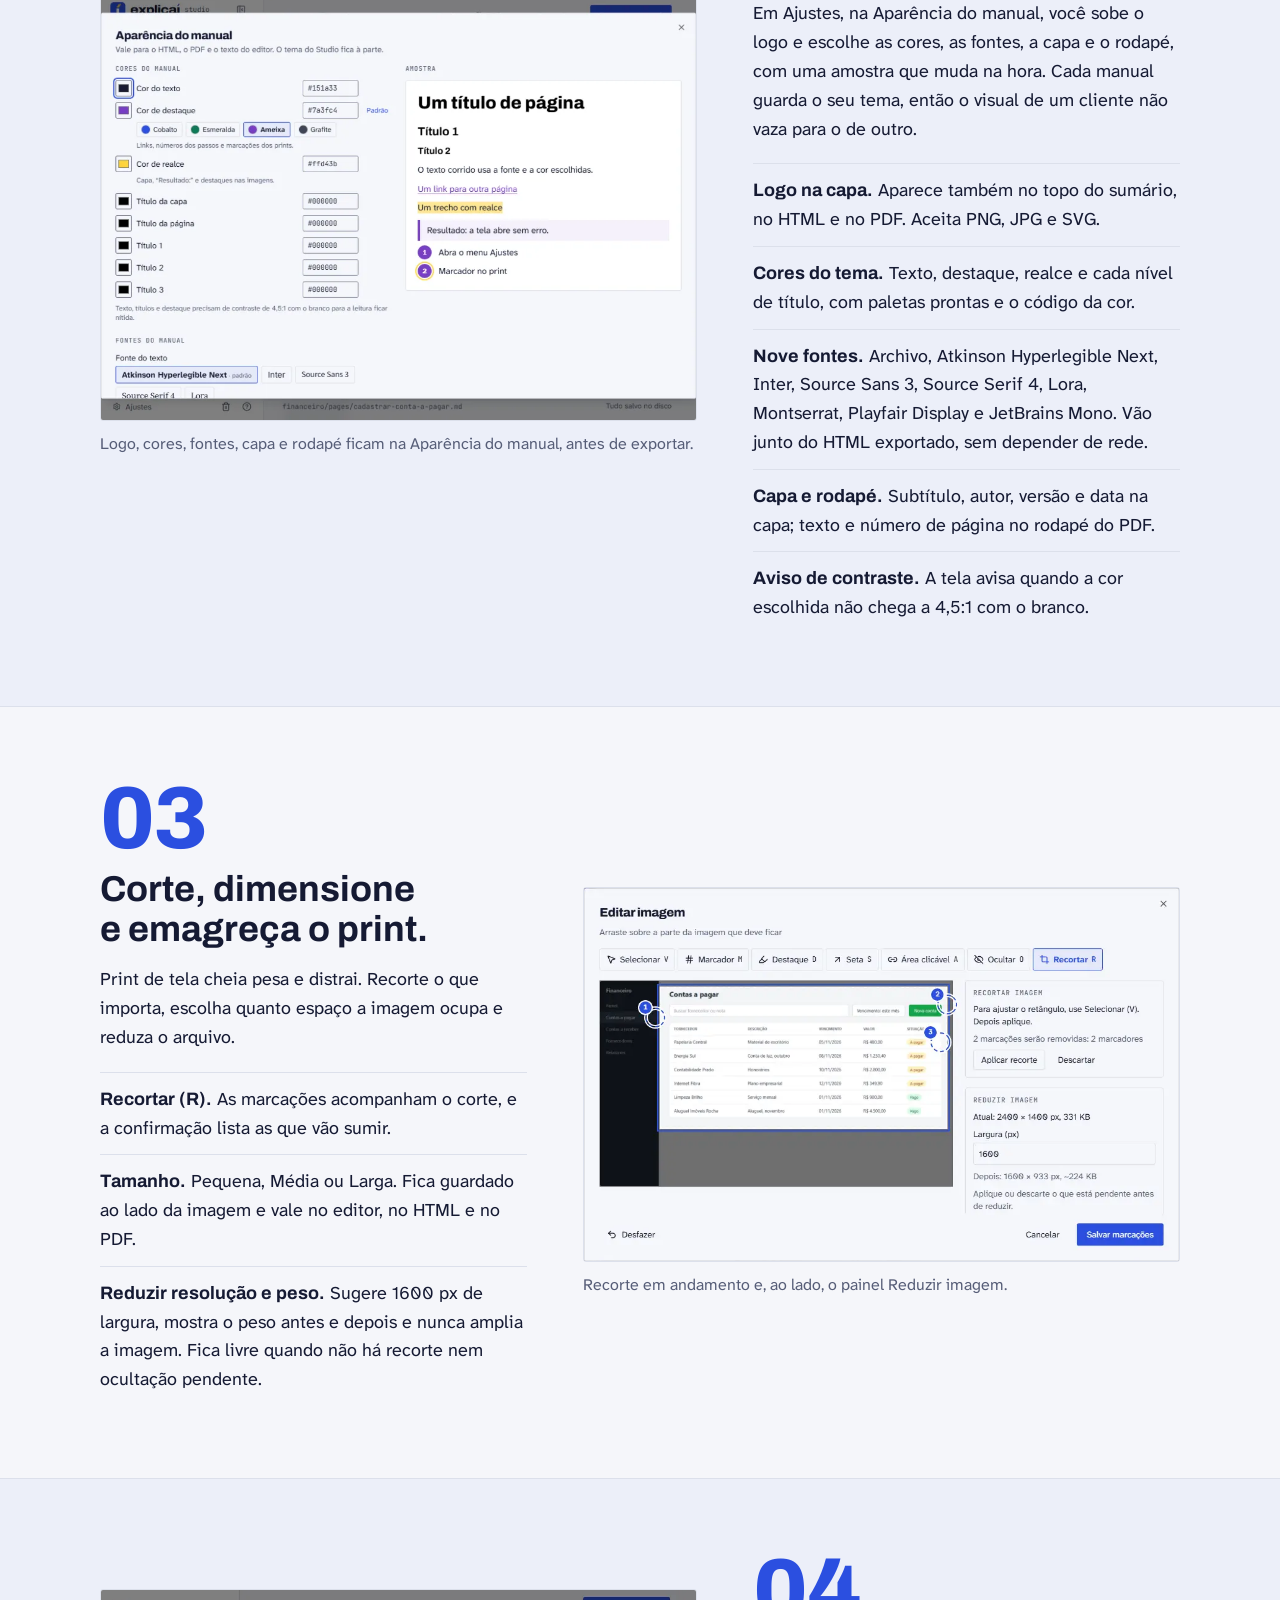
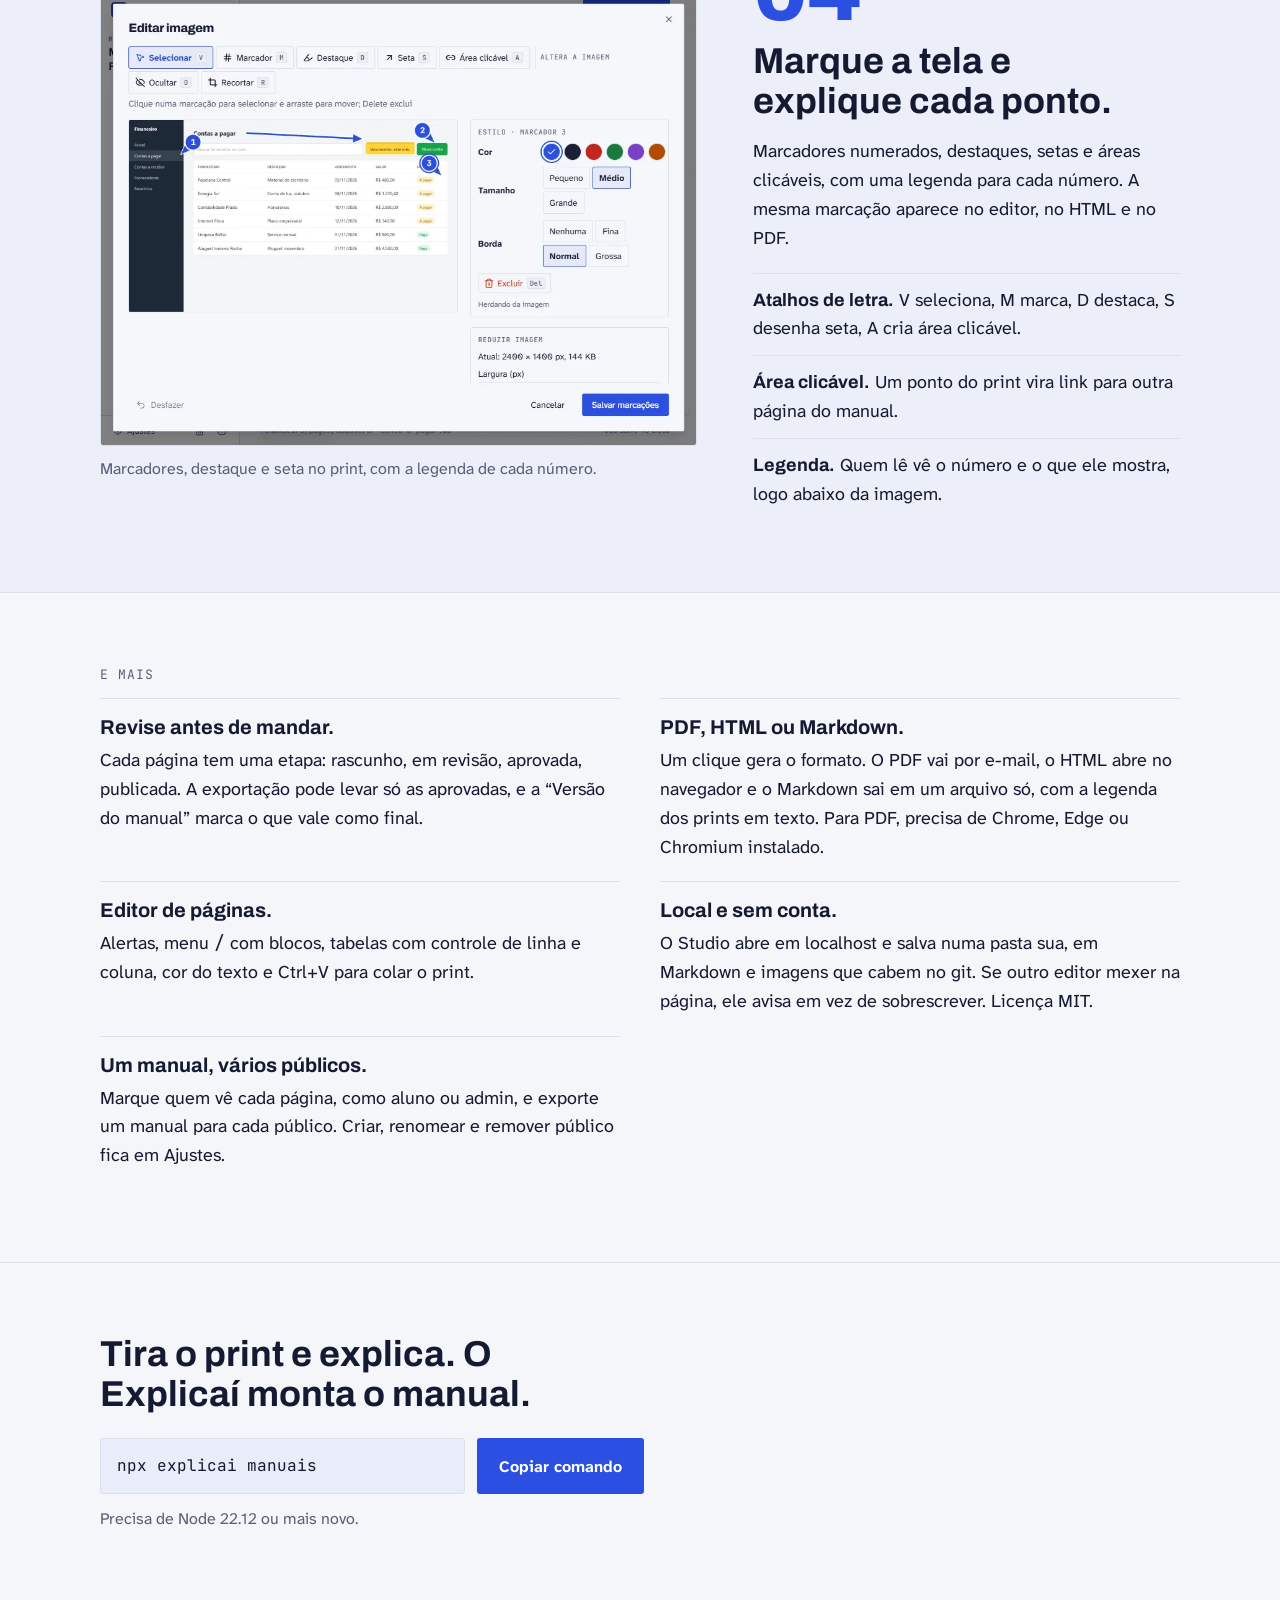
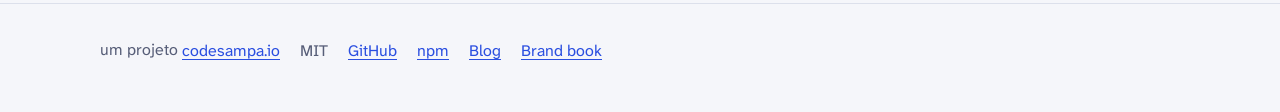
<file: site/features/index.html>
<!doctype html>
<html lang="pt-BR">
<head>
<meta charset="utf-8">
<meta name="viewport" content="width=device-width,initial-scale=1">
<title>Recursos do Explicaí Studio: ocultar dados, marca do cliente e mais</title>
<meta name="description" content="Ocultar dados do print, logo e cores do cliente, recorte, revisão e exportação em PDF, HTML e Markdown. Tudo local, sem conta, open source.">
<link rel="canonical" href="https://gabriel-codesampaio.github.io/explicai-website/features/">
<meta name="theme-color" content="#f5f6fa" media="(prefers-color-scheme:light)">
<meta name="theme-color" content="#0e1120" media="(prefers-color-scheme:dark)">
<link rel="icon" href="../img/favicon.svg" type="image/svg+xml">
<link rel="apple-touch-icon" href="../img/apple-touch-icon.png">
<link rel="alternate" hreflang="pt-BR" href="https://gabriel-codesampaio.github.io/explicai-website/features/">
<link rel="alternate" hreflang="en-US" href="https://gabriel-codesampaio.github.io/explicai-website/en/features/">
<link rel="alternate" hreflang="x-default" href="https://gabriel-codesampaio.github.io/explicai-website/features/">
<meta property="og:title" content="Explicaí Studio: o que ele faz com o seu print">
<meta property="og:description" content="Ocultar dados, marca do cliente, recorte, revisão e exportação. Open source e local.">
<meta property="og:type" content="website">
<meta property="og:locale" content="pt_BR">
<meta property="og:image" content="https://gabriel-codesampaio.github.io/explicai-website/img/social-preview.png">
<meta property="og:image:alt" content="Tira o print e explica. O Explicaí monta o manual. Logotipo do Explicaí em fundo azul com três marcadores numerados.">
<meta name="twitter:card" content="summary_large_image">
<meta name="twitter:title" content="Explicaí Studio: o que ele faz com o seu print">
<meta name="twitter:description" content="Ocultar dados, marca do cliente, recorte, revisão e exportação. Open source e local.">
<link rel="preload" href="../fonts/archivo-latin-wght-normal.woff2" as="font" type="font/woff2" crossorigin>
<link rel="stylesheet" href="../styles.css">
<script src="../copy.js" defer></script>
</head>
<body>
<a class="skip" href="#principal">Ir para o conteúdo</a>
<header>
<div class="wrap">
<a href="../" aria-label="Explicaí, início"><picture><source srcset="../img/explicai-logo-horizontal-escuro.svg" media="(prefers-color-scheme:dark)"><img src="../img/explicai-logo-horizontal.svg" alt="" width="122" height="26"></picture></a>
<nav aria-label="Principal">
<a href="../demo/">Demo</a>
<a href="./" aria-current="page">Recursos</a>
<a href="https://github.com/gabriel-codesampaio/explicai-studio">GitHub</a>
<a href="https://codesampa.io/pt-BR/blog">Blog</a>
<span class="lang"><a href="./" lang="pt-BR" hreflang="pt-BR" aria-current="page">PT</a><a href="../en/features/" lang="en-US" hreflang="en-US">EN</a></span>
</nav>
</div>
</header>
<main id="principal">

<section class="rec-topo">
<div class="wrap">
<p class="rotulo"><a href="../">Explicaí</a> / Recursos · Studio 1.0</p>
<h1><span class="marca">Do print solto ao manual do cliente.</span></h1>
<p class="lead">O Studio cuida do que vem depois do print colado: esconder dado sensível, vestir o manual com a marca do cliente, revisar e exportar.</p>
<ol class="indice">
<li><a href="#ocultar">Ocultar dados</a></li>
<li><a href="#marca">Marca do cliente</a></li>
<li><a href="#recortar">Recortar e reduzir</a></li>
<li><a href="#marcacoes">Marcações</a></li>
<li><a href="#revisao">Revisão</a></li>
<li><a href="#editor">Editor</a></li>
<li><a href="#exportacao">Exportação</a></li>
<li><a href="#local">Local e aberto</a></li>
</ol>
</div>
</section>

<section class="rec" id="ocultar">
<div class="wrap">
<div class="txt"><span class="num" aria-hidden="true">01</span><h2>Esconda o dado do cliente antes de o print sair da sua máquina.</h2><p>Selecione a área com a ferramenta Ocultar (tecla O) e escolha tarja ou desfoque. O Studio grava o efeito nos pixels da imagem e apaga o original. Não sobra camada para alguém remover depois.</p><ul class="det"><li><b>Tarja ou desfoque forte.</b> A tarja é o padrão. O desfoque pixela e borra a área.</li><li><b>Original apagado.</b> Se a pasta do manual está no git, o Studio avisa antes.</li><li><b>Exports antigos.</b> O lembrete na tela diz que HTML e PDF já gerados ainda têm o original. Gere de novo.</li><li><b>Sem aplicar, nada acontece.</b> Sair sem aplicar a ocultação pede confirmação.</li></ul></div>
<figure><picture><source srcset="../img/feat-ocultar-pt-dark-m.webp" media="(max-width:599px) and (prefers-color-scheme:dark)" width="395" height="232"><source srcset="../img/feat-ocultar-pt-m.webp" media="(max-width:599px)" width="395" height="232"><source srcset="../img/feat-ocultar-pt-dark.webp" media="(prefers-color-scheme:dark)"><img src="../img/feat-ocultar-pt.webp" width="960" height="602" loading="eager" alt="Tela Contas a pagar na janela Editar imagem, com a ferramenta Ocultar: uma tarja escura cobre a coluna Fornecedor da tabela."></picture><figcaption>A tarja cobre a coluna de fornecedores antes de aplicar.</figcaption></figure>
</div>
</section>

<section class="rec alt inv" id="marca">
<div class="wrap">
<div class="txt"><span class="num" aria-hidden="true">02</span><h2>O manual sai com a cara do cliente.</h2><p>Em Ajustes, na Aparência do manual, você sobe o logo e escolhe as cores, as fontes, a capa e o rodapé, com uma amostra que muda na hora. Cada manual guarda o seu tema, então o visual de um cliente não vaza para o de outro.</p><ul class="det"><li><b>Logo na capa.</b> Aparece também no topo do sumário, no HTML e no PDF. Aceita PNG, JPG e SVG.</li><li><b>Cores do tema.</b> Texto, destaque, realce e cada nível de título, com paletas prontas e o código da cor.</li><li><b>Nove fontes.</b> Archivo, Atkinson Hyperlegible Next, Inter, Source Sans 3, Source Serif 4, Lora, Montserrat, Playfair Display e JetBrains Mono. Vão junto do HTML exportado, sem depender de rede.</li><li><b>Capa e rodapé.</b> Subtítulo, autor, versão e data na capa; texto e número de página no rodapé do PDF.</li><li><b>Aviso de contraste.</b> A tela avisa quando a cor escolhida não chega a 4,5:1 com o branco.</li></ul></div>
<figure><picture><source srcset="../img/feat-marca-pt-dark-m.webp" media="(max-width:599px) and (prefers-color-scheme:dark)" width="490" height="306"><source srcset="../img/feat-marca-pt-m.webp" media="(max-width:599px)" width="490" height="306"><source srcset="../img/feat-marca-pt-dark.webp" media="(prefers-color-scheme:dark)"><img src="../img/feat-marca-pt.webp" width="1000" height="720" loading="lazy" alt="Diálogo Exportar manual rolado até o logo do cliente e as cores do manual: o logo Prado Contabilidade já enviado e a paleta Ameixa escolhida."></picture><figcaption>Logo, cores, fontes, capa e rodapé ficam na Aparência do manual, antes de exportar.</figcaption></figure>
</div>
</section>

<section class="rec" id="recortar">
<div class="wrap">
<div class="txt"><span class="num" aria-hidden="true">03</span><h2>Corte, dimensione e emagreça o print.</h2><p>Print de tela cheia pesa e distrai. Recorte o que importa, escolha quanto espaço a imagem ocupa e reduza o arquivo.</p><ul class="det"><li><b>Recortar (R).</b> As marcações acompanham o corte, e a confirmação lista as que vão sumir.</li><li><b>Tamanho.</b> Pequena, Média ou Larga. Fica guardado ao lado da imagem e vale no editor, no HTML e no PDF.</li><li><b>Reduzir resolução e peso.</b> Sugere 1600 px de largura, mostra o peso antes e depois e nunca amplia a imagem. Fica livre quando não há recorte nem ocultação pendente.</li></ul></div>
<figure><picture><source srcset="../img/feat-tamanho-pt-dark-m.webp" media="(max-width:599px) and (prefers-color-scheme:dark)" width="528" height="245"><source srcset="../img/feat-tamanho-pt-m.webp" media="(max-width:599px)" width="528" height="245"><source srcset="../img/feat-tamanho-pt-dark.webp" media="(prefers-color-scheme:dark)"><img src="../img/feat-tamanho-pt.webp" width="960" height="602" loading="lazy" alt="Tela Contas a pagar na janela Editar imagem, com a ferramenta Recortar: um retângulo marca a parte que fica e o resto aparece escurecido."></picture><figcaption>Recorte em andamento e, ao lado, o painel Reduzir imagem.</figcaption></figure>
</div>
</section>

<section class="rec alt inv" id="marcacoes">
<div class="wrap">
<div class="txt"><span class="num" aria-hidden="true">04</span><h2>Marque a tela e explique cada ponto.</h2><p>Marcadores numerados, destaques, setas e áreas clicáveis, com uma legenda para cada número. A mesma marcação aparece no editor, no HTML e no PDF.</p><ul class="det"><li><b>Atalhos de letra.</b> V seleciona, M marca, D destaca, S desenha seta, A cria área clicável.</li><li><b>Área clicável.</b> Um ponto do print vira link para outra página do manual.</li><li><b>Legenda.</b> Quem lê vê o número e o que ele mostra, logo abaixo da imagem.</li></ul></div>
<figure><picture><source srcset="../img/feat-marcacoes-pt-dark-m.webp" media="(max-width:599px) and (prefers-color-scheme:dark)" width="528" height="232"><source srcset="../img/feat-marcacoes-pt-m.webp" media="(max-width:599px)" width="528" height="232"><source srcset="../img/feat-marcacoes-pt-dark.webp" media="(prefers-color-scheme:dark)"><img src="../img/feat-marcacoes-pt.webp" width="960" height="734" loading="lazy" alt="Tela Contas a pagar na janela Editar imagem, com três marcadores numerados sobre o menu, o botão Nova conta e a situação, o filtro de vencimento destacado em amarelo e uma seta até ele."></picture><figcaption>Marcadores, destaque e seta no print, com a legenda de cada número.</figcaption></figure>
</div>
</section>

<section class="mais">
<div class="wrap">
<p class="rotulo">E mais</p>
<div class="mais-grade">
<article id="revisao"><h3>Revise antes de mandar.</h3><p>Cada página tem uma etapa: rascunho, em revisão, aprovada, publicada. A exportação pode levar só as aprovadas, e a “Versão do manual” marca o que vale como final.</p></article>
<article id="exportacao"><h3>PDF, HTML ou Markdown.</h3><p>Um clique gera o formato. O PDF vai por e-mail, o HTML abre no navegador e o Markdown sai em um arquivo só, com a legenda dos prints em texto. Para PDF, precisa de Chrome, Edge ou Chromium instalado.</p></article>
<article id="editor"><h3>Editor de páginas.</h3><p>Alertas, menu <code>/</code> com blocos, tabelas com controle de linha e coluna, cor do texto e Ctrl+V para colar o print.</p></article>
<article id="local"><h3>Local e sem conta.</h3><p>O Studio abre em localhost e salva numa pasta sua, em Markdown e imagens que cabem no git. Se outro editor mexer na página, ele avisa em vez de sobrescrever. Licença MIT.</p></article>
<article id="publicos"><h3>Um manual, vários públicos.</h3><p>Marque quem vê cada página, como aluno ou admin, e exporte um manual para cada público. Criar, renomear e remover público fica em Ajustes.</p></article>
</div>
</div>
</section>

<section class="final rec-final">
<div class="wrap">
<h2>Tira o print e explica. O Explicaí monta o manual.</h2>
<div class="cmd">
<code tabindex="0">npx explicai manuais</code>
<button class="btn" type="button" hidden data-copy="npx explicai manuais" data-done="Copiado" data-fail="Copie à mão">Copiar comando</button>
</div>
<p class="apoio">Precisa de Node 22.12 ou mais novo.</p>
</div>
</section>
</main>
<footer>
<div class="wrap">
<span>um projeto <a href="https://codesampa.io">codesampa.io</a></span>
<span>MIT</span>
<a href="https://github.com/gabriel-codesampaio/explicai-studio">GitHub</a>
<a href="https://www.npmjs.com/package/explicai">npm</a>
<a href="https://codesampa.io/pt-BR/blog">Blog</a>
<a href="https://gabriel-codesampaio.github.io/explicai-brandbook/">Brand book</a>
</div>
</footer>
</body>
</html>
</file>
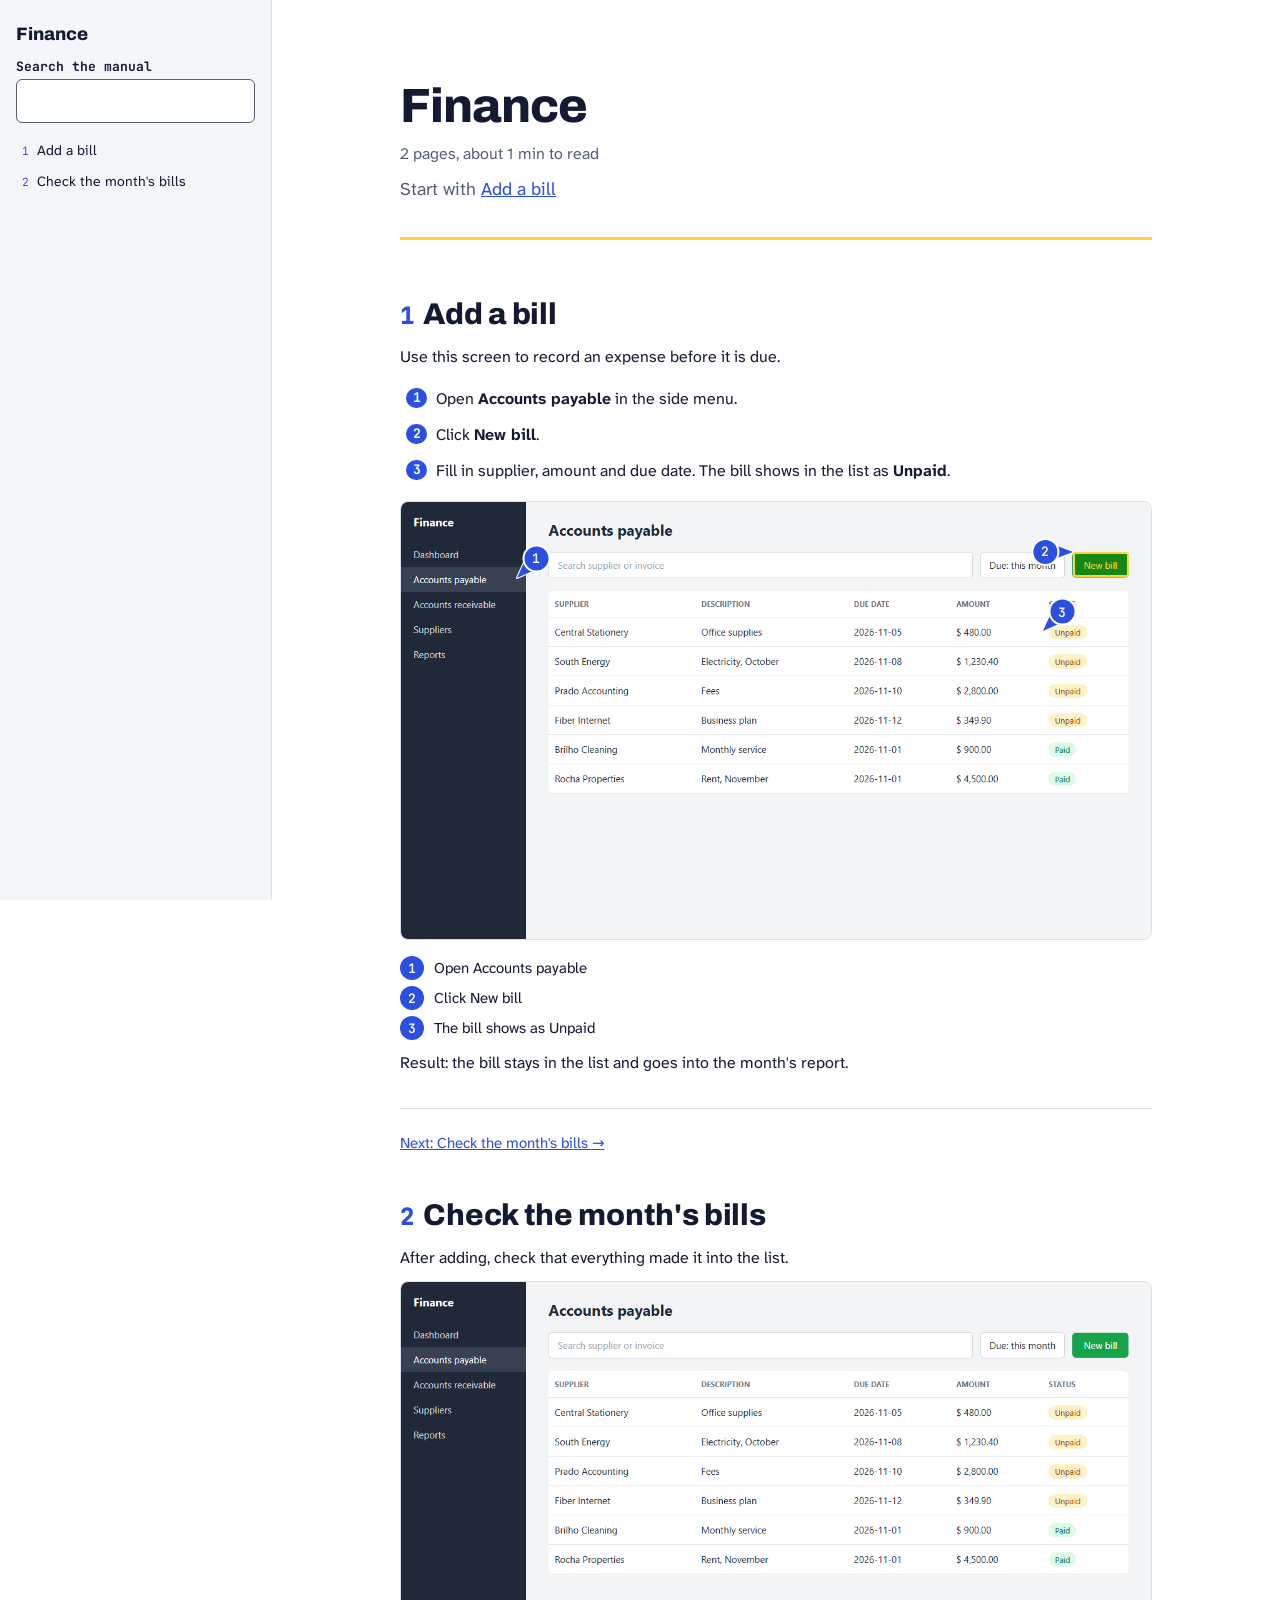
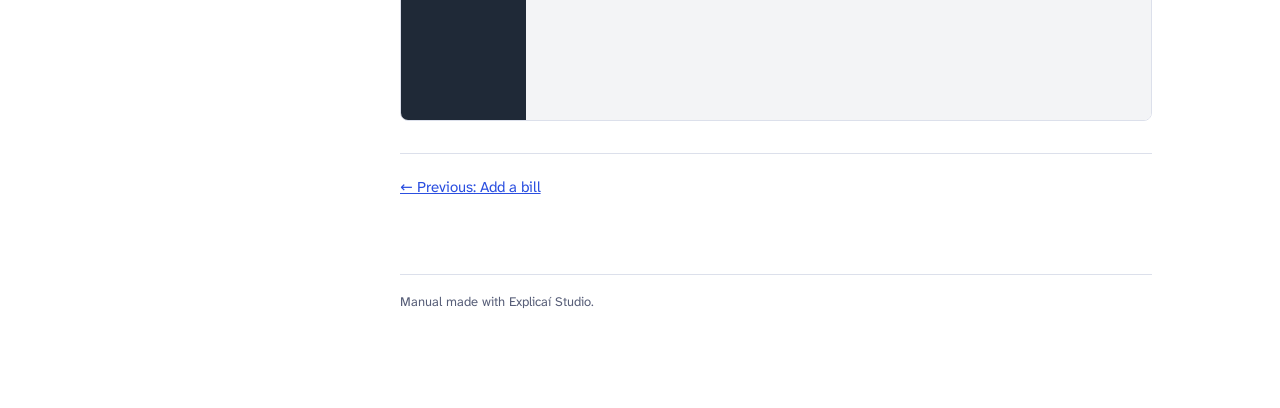
<file: site/en/demo/index.html>
<!doctype html>
<html lang="en-US">
<head>
<meta charset="utf-8">
<meta name="viewport" content="width=device-width, initial-scale=1">
<meta name="generator" content="Explicaí Studio">
<title>Finance</title>
<style>@font-face{font-family:"Atkinson Hyperlegible Next";src:url(fonts/atkinson-hyperlegible-next-latin-400-normal.woff2) format("woff2");font-weight:400;font-style:normal;font-display:block}
@font-face{font-family:"Atkinson Hyperlegible Next";src:url(fonts/atkinson-hyperlegible-next-latin-400-italic.woff2) format("woff2");font-weight:400;font-style:italic;font-display:block}
@font-face{font-family:"Atkinson Hyperlegible Next";src:url(fonts/atkinson-hyperlegible-next-latin-700-normal.woff2) format("woff2");font-weight:700;font-style:normal;font-display:block}
@font-face{font-family:"Archivo";src:url(fonts/archivo-latin-wght-normal.woff2) format("woff2");font-weight:100 900;font-style:normal;font-display:block}
@font-face{font-family:"JetBrains Mono";src:url(fonts/jetbrains-mono-latin-wght-normal.woff2) format("woff2");font-weight:100 900;font-style:normal;font-display:block}

:root{--accent:#2b4fe0;--anotacao:#2b4fe0;--anotacao-fundo:rgba(43,79,224,.08);--sobre-anotacao:#fff;--marca:#ffd43b;--marca-faixa:rgba(255,212,59,.55);--t-cover:#151a33;--t-page:#151a33;--t-h1:#151a33;--t-h2:#151a33;--t-h3:#151a33;--marca-faixa:rgba(255,212,59,.55);--tinta:#151a33;--grafite:#575e78;--linha:#dce0eb;--papel:#f5f6fa;
--texto:"Atkinson Hyperlegible Next","Segoe UI",system-ui,sans-serif;--display:"Archivo","Arial Narrow",system-ui,sans-serif;--mono:"JetBrains Mono",ui-monospace,Consolas,monospace}
*{box-sizing:border-box}
body{margin:0;background:#fff;color:var(--tinta);font:16px/1.65 var(--texto);-webkit-font-smoothing:antialiased}
.layout{display:grid;grid-template-columns:17rem minmax(0,1fr)}
.toc{position:sticky;top:0;height:100vh;overflow:auto;padding:24px 16px;background:var(--papel);border-right:1px solid var(--linha)}
.toc summary{display:none}
.toc-title{margin:0 0 12px;font:800 18px/1.2 var(--display)}
.toc ol{list-style:none;margin:0;padding:0}
.toc li{padding-left:calc(var(--d) * 14px)}
.toc a{display:block;padding:4px 6px;border-radius:6px;color:var(--tinta);text-decoration:none;font-size:14px}
.toc a:hover{background:#e9ecf5}
.toc li.sec a{font-size:13px;color:var(--grafite)}
a:focus-visible,summary:focus-visible{outline:3px solid var(--accent);outline-offset:2px}
.cover .start{font-size:18px}
.cover .start a{color:var(--accent)}
.page-nav{display:flex;flex-wrap:wrap;gap:8px 24px;justify-content:space-between;margin-top:32px;padding-top:12px;border-top:1px solid var(--linha);font-size:15px}
.page-nav a{display:inline-flex;align-items:center;min-height:44px;color:var(--accent)}
.page-nav .back{display:none}
a.zoom{display:block;cursor:zoom-in}
.num{font-family:var(--mono);font-size:.8em;color:var(--accent);margin-right:4px}
main{max-width:52rem;padding:32px 40px 96px;margin:0 auto;width:100%}
.cover{padding:48px 0 32px;border-bottom:3px solid var(--marca);margin-bottom:24px}
.cover h1{margin:0;color:var(--t-cover);font:800 clamp(32px,5vw,48px)/1.1 var(--display);letter-spacing:-.02em}
.logo{display:block;width:auto;height:auto;object-fit:contain}
.cover .logo{max-height:96px;max-width:min(280px,100%);margin:0 0 24px}
.toc .logo{max-height:48px;max-width:100%;margin:0 0 16px}
.cover p{margin:8px 0 0;color:var(--grafite)}
.page{padding-top:32px;scroll-margin-top:16px}
.page-title{margin:0 0 12px;color:var(--t-page);font:800 30px/1.2 var(--display);letter-spacing:-.01em}
.page-body h3,.page-body h4,.page-body h5,.page-body h6{font-family:var(--display);line-height:1.25;margin:1.4em 0 .4em;scroll-margin-top:16px}
.page-body .t1{color:var(--t-h1)}.page-body .t2{color:var(--t-h2)}.page-body .t3{color:var(--t-h3)}
.page-body h3{font-size:22px}.page-body h4{font-size:19px}.page-body h5,.page-body h6{font-size:17px}
.page-body p{margin:.6em 0}
.page-body a{color:var(--accent);text-underline-offset:.2em}
.page-body mark{background:var(--marca-faixa);color:inherit;border-radius:2px;-webkit-box-decoration-break:clone;box-decoration-break:clone;-webkit-print-color-adjust:exact;print-color-adjust:exact}
.page-body mark [data-color="orange"]{color:#a34400}.page-body mark [data-color="green"]{color:#137034}
.page-body code{font:.88em var(--mono);background:var(--papel);border:1px solid var(--linha);border-radius:4px;padding:.05em .35em}
.page-body pre{font:14px/1.5 var(--mono);background:var(--papel);border:1px solid var(--linha);border-radius:8px;padding:12px 14px;overflow-x:auto}
.page-body pre code{background:none;border:0;padding:0}
.page-body hr{border:0;border-top:1px solid var(--linha);margin:1.5em 0}
.page-body blockquote{margin:.6em 0;padding:2px 0 2px 16px;border-left:2px solid var(--linha);color:var(--grafite)}
.page-body table{border-collapse:collapse;width:100%;margin:.8em 0;font-size:15px}
.page-body th,.page-body td{border:1px solid var(--linha);padding:6px 10px;text-align:left;vertical-align:top}
.page-body th{background:var(--papel)}
.page-body ul{padding-left:1.4em}
.page-body>ol,.page-body li>ol{list-style:none;padding-left:2.25em}
.page-body>ol>li,.page-body li>ol>li{position:relative}
.page-body>ol>li+li,.page-body li>ol>li+li{margin-top:.6em}
.page-body>ol>li::before,.page-body li>ol>li::before{content:counter(list-item);position:absolute;left:-2.25em;top:.12em;display:grid;place-items:center;width:1.55em;height:1.55em;border-radius:50%;background:var(--accent);color:#fff;font:700 .82em/1 var(--mono)}
@supports(text-box:trim-both cap alphabetic){.page-body>ol>li::before,.page-body li>ol>li::before{display:block;height:auto;padding-block:calc((1.55em - 1cap)/2);text-align:center;text-box:trim-both cap alphabetic}}
.page-body li>blockquote{margin:.6em 0 0;padding:0;border:0;color:var(--tinta)}
.page-body li>blockquote>p{display:inline;background:linear-gradient(transparent 50%,var(--marca-faixa) 50%)}
.page-body li>blockquote>p>strong:first-child{font:700 .78em var(--mono);letter-spacing:.04em;text-transform:uppercase}
.page-body .callout{margin:.8em 0;padding:10px 14px;border:1px solid color-mix(in srgb,var(--c) 35%,#fff);border-left:4px solid var(--c);border-radius:3px;background:color-mix(in srgb,var(--c) 8%,#fff);color:var(--tinta)}
.page-body .callout>:last-child{margin-bottom:0}
.page-body .callout-label{margin:0 0 .3em;color:color-mix(in srgb,var(--c) 85%,#000);font:700 .78em var(--mono);letter-spacing:.06em;text-transform:uppercase}
.callout[data-callout="tip"]{--c:#17793a}.callout[data-callout="warning"]{--c:#b04a00}.callout[data-callout="caution"]{--c:#c3261b}.callout[data-callout="note"]{--c:var(--accent)}
.shot{display:block;margin:.6em 0}

.shot{display:block;margin:.6em 0}
.shot-s{--shot-w:40%}.shot-m{--shot-w:70%}.shot-full{--shot-w:100%}
.frame{position:relative;display:block;max-width:var(--shot-w,100%);width:fit-content;isolation:isolate}
.frame img{display:block;max-width:100%;height:auto;border:1px solid var(--linha);border-radius:8px}
.hl{position:absolute;border:2px solid var(--marca);border-radius:3px}
.hl::before{content:"";position:absolute;inset:0;background:var(--marca);mix-blend-mode:multiply}
.hot{position:absolute;border:2px dashed var(--anotacao);background:var(--anotacao-fundo);border-radius:3px}
.arrows{position:absolute;inset:0;width:100%;height:100%;overflow:visible;pointer-events:none}
.arrows line{stroke:var(--anotacao);stroke-linecap:round}
.arrows polygon{fill:var(--anotacao)}
.arrows .halo{stroke:#fff;stroke-opacity:.9;stroke-linejoin:round}
.arrows polygon.halo{fill:#fff}
.mk{position:absolute;width:0;height:0}
.mk .tail{position:absolute;left:0;top:0;overflow:visible}
.mk .tail polygon{fill:var(--anotacao);stroke:#fff;stroke-width:2;stroke-linejoin:round;paint-order:stroke}
.mk .disc{position:absolute;left:-12px;top:-12px;display:grid;place-items:center;width:24px;height:24px;border-radius:50%;background:var(--anotacao);box-shadow:0 0 0 2px #fff;print-color-adjust:exact;-webkit-print-color-adjust:exact}
.mk .disc::before{content:attr(data-n);color:var(--sobre-anotacao);font:600 13px/1 var(--mono)}
.legend{display:grid;gap:6px;margin-top:16px;font-size:15px;line-height:1.4}
.legend .row{display:flex;align-items:center;gap:10px;break-inside:avoid}
.legend .n{display:inline-grid;place-items:center;box-sizing:border-box;min-width:24px;height:24px;padding:0 4px;border-radius:12px;background:var(--anotacao);color:var(--sobre-anotacao);font:600 13px/1 var(--mono);print-color-adjust:exact;-webkit-print-color-adjust:exact}
@supports(text-box:trim-both cap alphabetic){.mk .disc::before{text-box:trim-both cap alphabetic}.legend .n{display:inline-block;height:auto;padding-block:calc((24px - 1cap)/2);text-align:center;text-box:trim-both cap alphabetic}}

.missing{color:#c8411f;font-style:italic}
[data-color="gray"]{color:#5c6478}[data-color="red"]{color:#c3261b}[data-color="orange"]{color:#b04a00}[data-color="green"]{color:#17793a}[data-color="blue"]{color:#1f58d6}[data-color="purple"]{color:#7a3cc8}
.sr{position:absolute;width:1px;height:1px;overflow:hidden;clip:rect(0 0 0 0);white-space:nowrap}
.colophon{margin-top:64px;padding-top:16px;border-top:1px solid var(--linha);color:var(--grafite);font-size:13px}
@media (max-width:800px){.layout{display:block}.toc{position:static;height:auto;border-right:0;border-bottom:1px solid var(--linha)}main{padding:24px 20px 64px}
.toc summary{display:flex;align-items:center;min-height:44px;font-weight:700;cursor:pointer}
.toc a{padding:10px 6px}
.page-nav .back{display:inline-flex}}
@media print{
@page{margin:18mm 16mm}
body{font-size:11.5pt}
.layout{display:block}.toc,.page-nav{display:none}main{max-width:none;padding:0}
.cover{padding:30vh 0 0;border:0;break-after:page}
.page{break-before:page;padding-top:0}
.shot,.callout,.page-body table,.page-body pre,.page-body li{break-inside:avoid}
.page-body a{color:var(--tinta)}
.hot{border-style:dashed}
}
.toc-search{margin:0 0 12px}
.toc-search label{display:block;margin-bottom:4px;font:700 13px var(--mono)}
.toc-search input{width:100%;min-height:44px;padding:6px 10px;border:1px solid var(--grafite);border-radius:6px;background:#fff;color:var(--tinta);font:inherit;font-size:15px}
.toc-search input:focus-visible{outline:3px solid var(--accent);outline-offset:2px}
.toc-search [role=status]{margin:4px 0 0;color:var(--grafite);font-size:13px}
@media screen{.page.hit{box-shadow:-12px 0 0 -8px var(--marca)}.toc li.hit>a{background:var(--marca-faixa)}.toc li.hit>a:hover{background:var(--marca)}}
@media (forced-colors:active){.toc li.hit>a{border:1px solid Highlight}.page.hit{border-left:4px solid Highlight}}
</style>
</head>
<body>
<div class="layout">
<nav class="toc" id="sumario" aria-label="Contents">
<p class="toc-title">Finance</p>
<div class="toc-search" hidden data-zero="No pages with this term" data-one="1 page with this term" data-many="{n} pages with this term">
<label for="toc-q">Search the manual</label>
<input id="toc-q" type="search" autocomplete="off" spellcheck="false">
<p role="status" aria-live="polite"></p>
</div>
<details open>
<summary>Contents</summary>
<ol>
<li style="--d:0"><a href="#p-3f2c9a10-6b1e-4c11-9a77-0d3a5b8e1c01"><span class="num">1</span> Add a bill</a></li>
<li style="--d:0"><a href="#p-7c1d2e44-8a53-4f0b-b6a2-91e5d0c4f202"><span class="num">2</span> Check the month's bills</a></li>
</ol>
</details>
</nav>
<main>
<header class="cover">
<h1>Finance</h1>
<p>2 pages, about 1 min to read</p>
<p class="start">Start with <a href="#p-3f2c9a10-6b1e-4c11-9a77-0d3a5b8e1c01">Add a bill</a></p>
</header>
<section class="page" id="p-3f2c9a10-6b1e-4c11-9a77-0d3a5b8e1c01">
<h2 class="page-title"><span class="num">1</span> Add a bill</h2>
<div class="page-body"><p>Use this screen to record an expense before it is due.</p>
<ol>
<li>Open <strong>Accounts payable</strong> in the side menu.</li>
<li>Click <strong>New bill</strong>.</li>
<li>Fill in supplier, amount and due date. The bill shows in the list as <strong>Unpaid</strong>.</li>
</ol>
<p><span class="shot"><span class="frame" style="aspect-ratio:1200 / 700"><a class="zoom" href="assets/accounts-payable.png" target="_blank" rel="noopener"><img src="assets/accounts-payable.png" alt="Accounts payable screen of the Finance system" width="1200" height="700" loading="lazy"><span class="sr">Open the image at full size</span></a><span class="hl" style="left:89.500%;top:11.600%;width:7.500%;height:5.700%"></span><span class="mk" style="left:15.500%;top:17.500%" aria-hidden="true"><svg class="tail" width="1" height="1" aria-hidden="true"><polygon points="0.0,0.0 7.7,-17.3 17.3,-7.7"/></svg><span class="disc" style="transform:translate(19.5px,-19.5px)" data-n="1"></span></span><span class="mk" style="left:89.500%;top:11.600%" aria-hidden="true"><svg class="tail" width="1" height="1" aria-hidden="true"><polygon points="0.0,0.0 -17.7,6.8 -17.7,-6.8"/></svg><span class="disc" style="transform:translate(-27.6px,0.0px)" data-n="2"></span></span><span class="mk" style="left:85.500%;top:29.700%" aria-hidden="true"><svg class="tail" width="1" height="1" aria-hidden="true"><polygon points="0.0,0.0 7.7,-17.3 17.3,-7.7"/></svg><span class="disc" style="transform:translate(19.5px,-19.5px)" data-n="3"></span></span></span><span class="legend" role="list" aria-label="Image legend"><span class="row" role="listitem"><span class="n">1</span><span>Open Accounts payable</span></span><span class="row" role="listitem"><span class="n">2</span><span>Click New bill</span></span><span class="row" role="listitem"><span class="n">3</span><span>The bill shows as Unpaid</span></span></span></span></p>
<p>Result: the bill stays in the list and goes into the month&#39;s report.</p>
</div>
<nav class="page-nav" aria-label="Between pages">
<a class="back" href="#sumario">Back to contents</a><a rel="next" href="#p-7c1d2e44-8a53-4f0b-b6a2-91e5d0c4f202">Next: Check the month's bills →</a>
</nav>
</section>
<section class="page" id="p-7c1d2e44-8a53-4f0b-b6a2-91e5d0c4f202">
<h2 class="page-title"><span class="num">2</span> Check the month's bills</h2>
<div class="page-body"><p>After adding, check that everything made it into the list.</p>
<p><span class="shot"><span class="frame" style="aspect-ratio:1200 / 700"><a class="zoom" href="assets/month-bills.png" target="_blank" rel="noopener"><img src="assets/month-bills.png" alt="This month's bills in the Finance system" width="1200" height="700" loading="lazy"><span class="sr">Open the image at full size</span></a></span></span></p>
</div>
<nav class="page-nav" aria-label="Between pages">
<a rel="prev" href="#p-3f2c9a10-6b1e-4c11-9a77-0d3a5b8e1c01">← Previous: Add a bill</a><a class="back" href="#sumario">Back to contents</a>
</nav>
</section>
<footer class="colophon">Manual made with Explicaí Studio.</footer>
</main>
</div>
<script>(function(){
function norm(s){return s.normalize("NFD").replace(/[̀-ͯ]/g,"").toLowerCase()}
var box=document.querySelector(".toc-search");if(!box)return;
var input=box.querySelector("input"),out=box.querySelector("[role=status]");
var items=[].map.call(document.querySelectorAll(".toc li"),function(li){
var a=li.querySelector("a"),id=a&&a.getAttribute("href").slice(1),target=id&&document.getElementById(id);
var page=target&&target.closest(".page");
return{li:li,sec:li.classList.contains("sec"),page:page,own:norm(li.textContent||""),text:null}});
var pages=[].slice.call(document.querySelectorAll(".page"));
var texts=null;
function run(){
var q=norm(input.value.trim());
if(!texts)texts=pages.map(function(p){return norm([].map.call(p.querySelectorAll(".page-title,.page-body"),function(e){return e.textContent}).join(" "))});
var hit=pages.map(function(p,i){return q!==""&&texts[i].indexOf(q)>-1});
pages.forEach(function(p,i){p.classList.toggle("hit",hit[i])});
items.forEach(function(it){
var on=q===""||(it.sec?it.own.indexOf(q)>-1:!!it.page&&hit[pages.indexOf(it.page)]);
it.li.hidden=!on;it.li.classList.toggle("hit",q!==""&&on)});
var n=hit.filter(Boolean).length;
out.textContent=q===""?"":(n===0?box.dataset.zero:n===1?box.dataset.one:box.dataset.many).replace("{n}",String(n))}
input.addEventListener("input",run);
box.hidden=false})();</script>
</body>
</html>
</file>
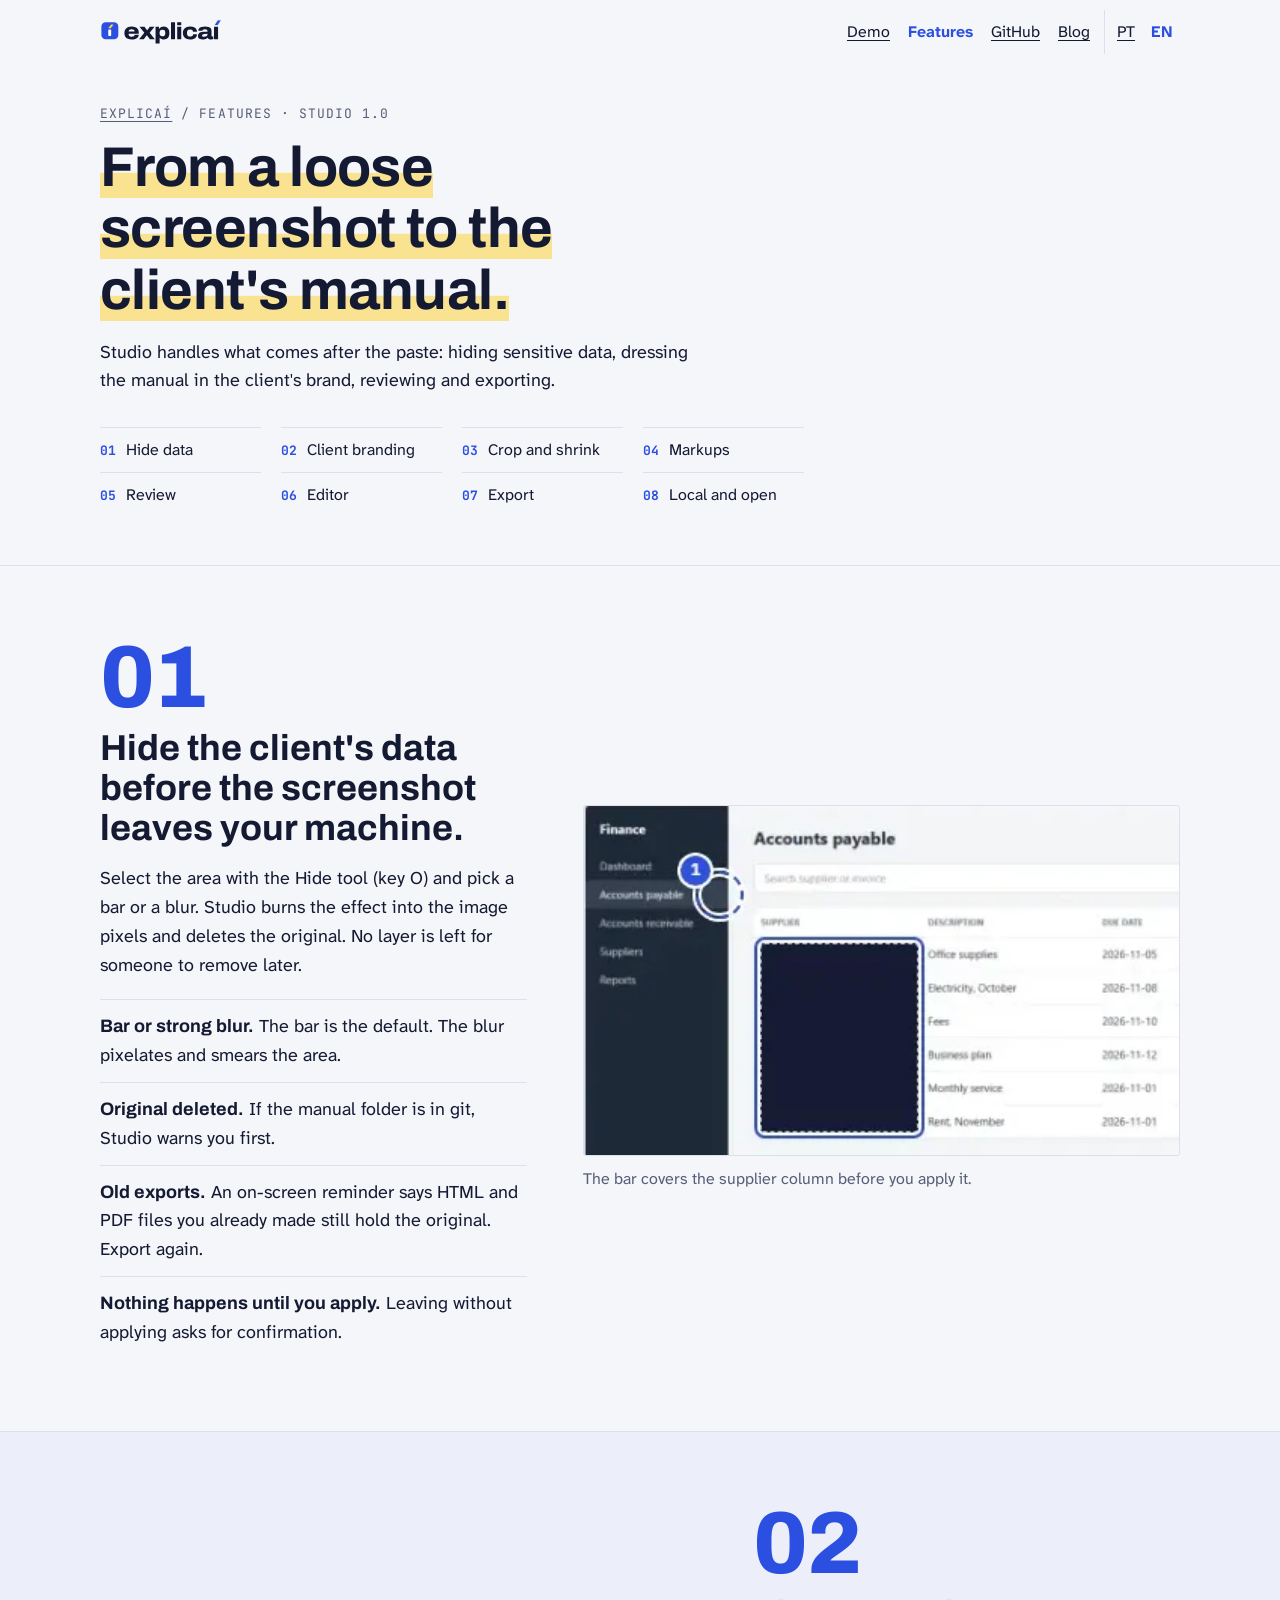
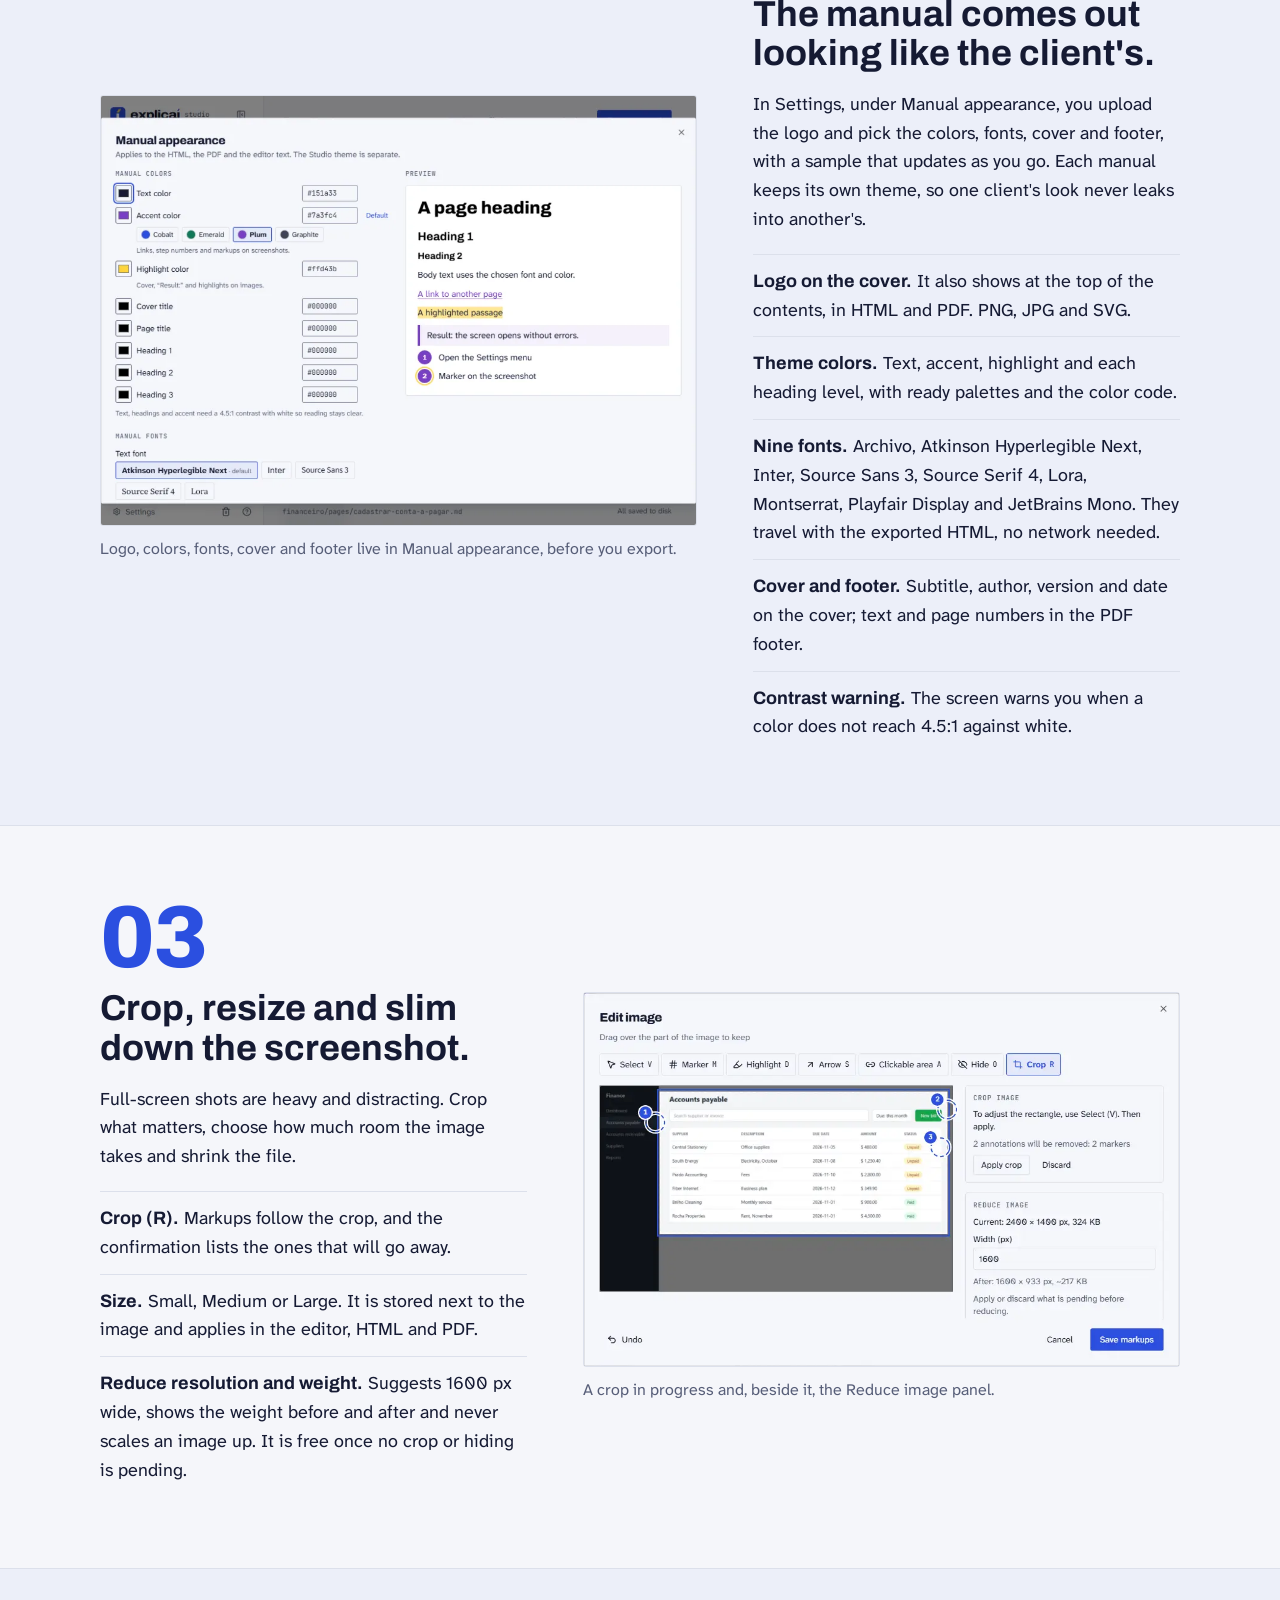
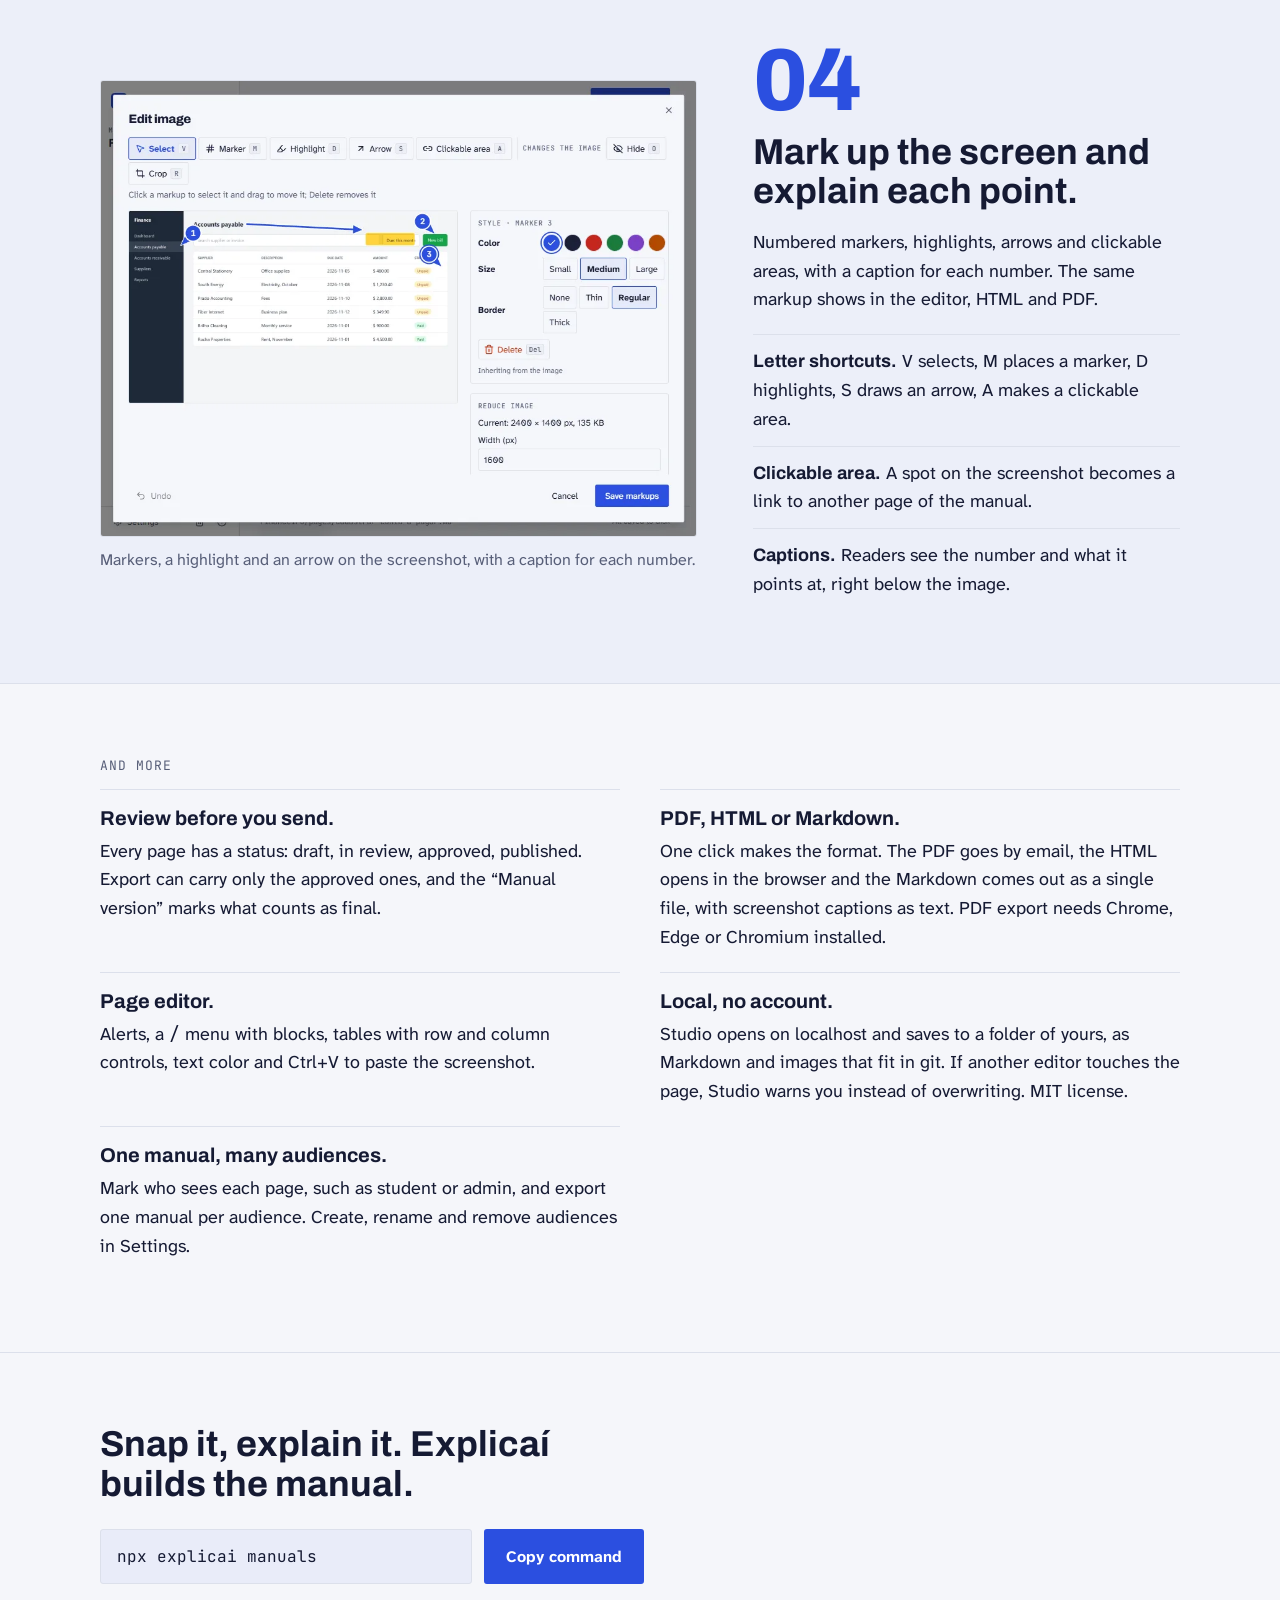
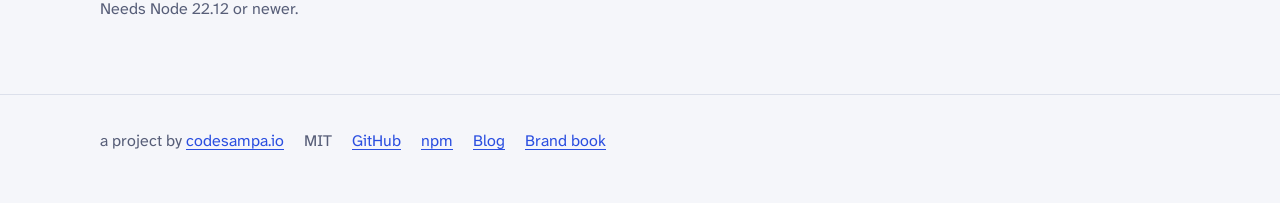
<file: site/en/features/index.html>
<!doctype html>
<html lang="en-US">
<head>
<meta charset="utf-8">
<meta name="viewport" content="width=device-width,initial-scale=1">
<title>Explicaí Studio features: hide data, client branding and more</title>
<meta name="description" content="Hide data in screenshots, add the client's logo and colors, crop, review and export to PDF, HTML and Markdown. All local, no account, open source.">
<link rel="canonical" href="https://gabriel-codesampaio.github.io/explicai-website/en/features/">
<meta name="theme-color" content="#f5f6fa" media="(prefers-color-scheme:light)">
<meta name="theme-color" content="#0e1120" media="(prefers-color-scheme:dark)">
<link rel="icon" href="../../img/favicon.svg" type="image/svg+xml">
<link rel="apple-touch-icon" href="../../img/apple-touch-icon.png">
<link rel="alternate" hreflang="pt-BR" href="https://gabriel-codesampaio.github.io/explicai-website/features/">
<link rel="alternate" hreflang="en-US" href="https://gabriel-codesampaio.github.io/explicai-website/en/features/">
<link rel="alternate" hreflang="x-default" href="https://gabriel-codesampaio.github.io/explicai-website/features/">
<meta property="og:title" content="Explicaí Studio: what it does with your screenshots">
<meta property="og:description" content="Hide data, client branding, crop, review and export. Open source and local.">
<meta property="og:type" content="website">
<meta property="og:locale" content="en_US">
<meta property="og:image" content="https://gabriel-codesampaio.github.io/explicai-website/img/social-preview-en.png">
<meta property="og:image:alt" content="Snap it, explain it. Explicaí builds the manual. Explicaí logo on a blue background with three numbered markers.">
<meta name="twitter:card" content="summary_large_image">
<meta name="twitter:title" content="Explicaí Studio: what it does with your screenshots">
<meta name="twitter:description" content="Hide data, client branding, crop, review and export. Open source and local.">
<link rel="preload" href="../../fonts/archivo-latin-wght-normal.woff2" as="font" type="font/woff2" crossorigin>
<link rel="stylesheet" href="../../styles.css">
<script src="../../copy.js" defer></script>
</head>
<body>
<a class="skip" href="#main">Skip to content</a>
<header>
<div class="wrap">
<a href="../" aria-label="Explicaí, home"><picture><source srcset="../../img/explicai-logo-horizontal-escuro.svg" media="(prefers-color-scheme:dark)"><img src="../../img/explicai-logo-horizontal.svg" alt="" width="122" height="26"></picture></a>
<nav aria-label="Main">
<a href="../demo/">Demo</a>
<a href="./" aria-current="page">Features</a>
<a href="https://github.com/gabriel-codesampaio/explicai-studio">GitHub</a>
<a href="https://codesampa.io/en-US/blog">Blog</a>
<span class="lang"><a href="../../features/" lang="pt-BR" hreflang="pt-BR">PT</a><a href="./" lang="en-US" hreflang="en-US" aria-current="page">EN</a></span>
</nav>
</div>
</header>
<main id="main">

<section class="rec-topo">
<div class="wrap">
<p class="rotulo"><a href="../">Explicaí</a> / Features · Studio 1.0</p>
<h1><span class="marca">From a loose screenshot to the client's manual.</span></h1>
<p class="lead">Studio handles what comes after the paste: hiding sensitive data, dressing the manual in the client's brand, reviewing and exporting.</p>
<ol class="indice">
<li><a href="#ocultar">Hide data</a></li>
<li><a href="#marca">Client branding</a></li>
<li><a href="#recortar">Crop and shrink</a></li>
<li><a href="#marcacoes">Markups</a></li>
<li><a href="#revisao">Review</a></li>
<li><a href="#editor">Editor</a></li>
<li><a href="#exportacao">Export</a></li>
<li><a href="#local">Local and open</a></li>
</ol>
</div>
</section>

<section class="rec" id="ocultar">
<div class="wrap">
<div class="txt"><span class="num" aria-hidden="true">01</span><h2>Hide the client's data before the screenshot leaves your machine.</h2><p>Select the area with the Hide tool (key O) and pick a bar or a blur. Studio burns the effect into the image pixels and deletes the original. No layer is left for someone to remove later.</p><ul class="det"><li><b>Bar or strong blur.</b> The bar is the default. The blur pixelates and smears the area.</li><li><b>Original deleted.</b> If the manual folder is in git, Studio warns you first.</li><li><b>Old exports.</b> An on-screen reminder says HTML and PDF files you already made still hold the original. Export again.</li><li><b>Nothing happens until you apply.</b> Leaving without applying asks for confirmation.</li></ul></div>
<figure><picture><source srcset="../../img/feat-ocultar-en-dark-m.webp" media="(max-width:599px) and (prefers-color-scheme:dark)" width="395" height="232"><source srcset="../../img/feat-ocultar-en-m.webp" media="(max-width:599px)" width="395" height="232"><source srcset="../../img/feat-ocultar-en-dark.webp" media="(prefers-color-scheme:dark)"><img src="../../img/feat-ocultar-en.webp" width="960" height="602" loading="eager" alt="Accounts payable screen in the Edit image window, with the Hide tool: a dark bar covers the Supplier column of the table."></picture><figcaption>The bar covers the supplier column before you apply it.</figcaption></figure>
</div>
</section>

<section class="rec alt inv" id="marca">
<div class="wrap">
<div class="txt"><span class="num" aria-hidden="true">02</span><h2>The manual comes out looking like the client's.</h2><p>In Settings, under Manual appearance, you upload the logo and pick the colors, fonts, cover and footer, with a sample that updates as you go. Each manual keeps its own theme, so one client's look never leaks into another's.</p><ul class="det"><li><b>Logo on the cover.</b> It also shows at the top of the contents, in HTML and PDF. PNG, JPG and SVG.</li><li><b>Theme colors.</b> Text, accent, highlight and each heading level, with ready palettes and the color code.</li><li><b>Nine fonts.</b> Archivo, Atkinson Hyperlegible Next, Inter, Source Sans 3, Source Serif 4, Lora, Montserrat, Playfair Display and JetBrains Mono. They travel with the exported HTML, no network needed.</li><li><b>Cover and footer.</b> Subtitle, author, version and date on the cover; text and page numbers in the PDF footer.</li><li><b>Contrast warning.</b> The screen warns you when a color does not reach 4.5:1 against white.</li></ul></div>
<figure><picture><source srcset="../../img/feat-marca-en-dark-m.webp" media="(max-width:599px) and (prefers-color-scheme:dark)" width="490" height="306"><source srcset="../../img/feat-marca-en-m.webp" media="(max-width:599px)" width="490" height="306"><source srcset="../../img/feat-marca-en-dark.webp" media="(prefers-color-scheme:dark)"><img src="../../img/feat-marca-en.webp" width="1000" height="720" loading="lazy" alt="Export manual dialog scrolled to the client logo and the manual colors: the Prado Accounting logo is uploaded and the Plum palette is selected."></picture><figcaption>Logo, colors, fonts, cover and footer live in Manual appearance, before you export.</figcaption></figure>
</div>
</section>

<section class="rec" id="recortar">
<div class="wrap">
<div class="txt"><span class="num" aria-hidden="true">03</span><h2>Crop, resize and slim down the screenshot.</h2><p>Full-screen shots are heavy and distracting. Crop what matters, choose how much room the image takes and shrink the file.</p><ul class="det"><li><b>Crop (R).</b> Markups follow the crop, and the confirmation lists the ones that will go away.</li><li><b>Size.</b> Small, Medium or Large. It is stored next to the image and applies in the editor, HTML and PDF.</li><li><b>Reduce resolution and weight.</b> Suggests 1600 px wide, shows the weight before and after and never scales an image up. It is free once no crop or hiding is pending.</li></ul></div>
<figure><picture><source srcset="../../img/feat-tamanho-en-dark-m.webp" media="(max-width:599px) and (prefers-color-scheme:dark)" width="528" height="245"><source srcset="../../img/feat-tamanho-en-m.webp" media="(max-width:599px)" width="528" height="245"><source srcset="../../img/feat-tamanho-en-dark.webp" media="(prefers-color-scheme:dark)"><img src="../../img/feat-tamanho-en.webp" width="960" height="602" loading="lazy" alt="Accounts payable screen in the Edit image window, with the Crop tool: a rectangle marks the part to keep and the rest is dimmed."></picture><figcaption>A crop in progress and, beside it, the Reduce image panel.</figcaption></figure>
</div>
</section>

<section class="rec alt inv" id="marcacoes">
<div class="wrap">
<div class="txt"><span class="num" aria-hidden="true">04</span><h2>Mark up the screen and explain each point.</h2><p>Numbered markers, highlights, arrows and clickable areas, with a caption for each number. The same markup shows in the editor, HTML and PDF.</p><ul class="det"><li><b>Letter shortcuts.</b> V selects, M places a marker, D highlights, S draws an arrow, A makes a clickable area.</li><li><b>Clickable area.</b> A spot on the screenshot becomes a link to another page of the manual.</li><li><b>Captions.</b> Readers see the number and what it points at, right below the image.</li></ul></div>
<figure><picture><source srcset="../../img/feat-marcacoes-en-dark-m.webp" media="(max-width:599px) and (prefers-color-scheme:dark)" width="528" height="232"><source srcset="../../img/feat-marcacoes-en-m.webp" media="(max-width:599px)" width="528" height="232"><source srcset="../../img/feat-marcacoes-en-dark.webp" media="(prefers-color-scheme:dark)"><img src="../../img/feat-marcacoes-en.webp" width="960" height="734" loading="lazy" alt="Accounts payable screen in the Edit image window, with three numbered markers on the menu, the New bill button and the status, the due-date filter highlighted in yellow and an arrow pointing at it."></picture><figcaption>Markers, a highlight and an arrow on the screenshot, with a caption for each number.</figcaption></figure>
</div>
</section>

<section class="mais">
<div class="wrap">
<p class="rotulo">And more</p>
<div class="mais-grade">
<article id="revisao"><h3>Review before you send.</h3><p>Every page has a status: draft, in review, approved, published. Export can carry only the approved ones, and the “Manual version” marks what counts as final.</p></article>
<article id="exportacao"><h3>PDF, HTML or Markdown.</h3><p>One click makes the format. The PDF goes by email, the HTML opens in the browser and the Markdown comes out as a single file, with screenshot captions as text. PDF export needs Chrome, Edge or Chromium installed.</p></article>
<article id="editor"><h3>Page editor.</h3><p>Alerts, a <code>/</code> menu with blocks, tables with row and column controls, text color and Ctrl+V to paste the screenshot.</p></article>
<article id="local"><h3>Local, no account.</h3><p>Studio opens on localhost and saves to a folder of yours, as Markdown and images that fit in git. If another editor touches the page, Studio warns you instead of overwriting. MIT license.</p></article>
<article id="publicos"><h3>One manual, many audiences.</h3><p>Mark who sees each page, such as student or admin, and export one manual per audience. Create, rename and remove audiences in Settings.</p></article>
</div>
</div>
</section>

<section class="final rec-final">
<div class="wrap">
<h2>Snap it, explain it. Explicaí builds the manual.</h2>
<div class="cmd">
<code tabindex="0">npx explicai manuals</code>
<button class="btn" type="button" hidden data-copy="npx explicai manuals" data-done="Copied" data-fail="Copy it by hand">Copy command</button>
</div>
<p class="apoio">Needs Node 22.12 or newer.</p>
</div>
</section>
</main>
<footer>
<div class="wrap">
<span>a project by <a href="https://codesampa.io">codesampa.io</a></span>
<span>MIT</span>
<a href="https://github.com/gabriel-codesampaio/explicai-studio">GitHub</a>
<a href="https://www.npmjs.com/package/explicai">npm</a>
<a href="https://codesampa.io/en-US/blog">Blog</a>
<a href="https://gabriel-codesampaio.github.io/explicai-brandbook/">Brand book</a>
</div>
</footer>
</body>
</html>
</file>
<file: site/styles.css>
@font-face{font-family:"Archivo";src:url(fonts/archivo-latin-wght-normal.woff2) format("woff2");font-weight:100 900;font-display:swap}
@font-face{font-family:"Atkinson Hyperlegible Next";src:url(fonts/atkinson-hyperlegible-next-latin-400-normal.woff2) format("woff2");font-weight:400;font-display:swap}
@font-face{font-family:"Atkinson Hyperlegible Next";src:url(fonts/atkinson-hyperlegible-next-latin-700-normal.woff2) format("woff2");font-weight:700;font-display:swap}
@font-face{font-family:"JetBrains Mono";src:url(fonts/jetbrains-mono-latin-wght-normal.woff2) format("woff2");font-weight:100 800;font-display:swap}
:root{--papel:#f5f6fa;--tinta:#151a33;--grafite:#575e78;--linha:#dce0eb;--cobalto:#2b4fe0;--sobre-cobalto:#fff;--marca:#ffd43b;--faixa:rgba(255,212,59,.55);color-scheme:light dark}
@media (prefers-color-scheme:dark){:root{--papel:#0e1120;--tinta:#eceef7;--grafite:#a3aac4;--linha:#2a3050;--cobalto:#7088ff;--sobre-cobalto:#0e1120;--faixa:rgba(255,212,59,.3)}}
body{margin:0;background:var(--papel);color:var(--tinta);font:400 1.125rem/1.6 "Atkinson Hyperlegible Next",system-ui,sans-serif}
*,*::before,*::after{box-sizing:border-box}
html{-webkit-text-size-adjust:100%}
h1,h2,h3{font-family:"Archivo","Arial Narrow",system-ui,sans-serif;font-weight:700;line-height:1.1;margin:0;text-wrap:balance}
h1{font-size:clamp(2rem,6vw,3.5rem);letter-spacing:-.01em}
h2{font-size:clamp(1.5rem,3.6vw,2.25rem);max-width:22ch}
h3{font-size:1.25rem;line-height:1.25}
p{margin:0}
a{color:var(--cobalto);text-underline-offset:.2em}
a:focus-visible,button:focus-visible,code:focus-visible,pre:focus-visible{outline:2px solid var(--cobalto);outline-offset:2px}
code,pre,.rotulo,.n{font-family:"JetBrains Mono",ui-monospace,Consolas,monospace}
img{max-width:100%;height:auto;display:block}
.wrap{max-width:1120px;margin:0 auto;padding:0 20px}
.skip{position:absolute;left:-999px}
.skip:focus{left:20px;top:8px;background:var(--papel);padding:8px 12px;z-index:9}
.rotulo{font-size:.8125rem;letter-spacing:.08em;text-transform:uppercase;color:var(--grafite);margin:0 0 12px}
.marca{box-shadow:inset 0 -.45em 0 var(--faixa);-webkit-box-decoration-break:clone;box-decoration-break:clone}
.apoio{color:var(--grafite);font-size:1rem}
header .wrap{display:flex;align-items:center;justify-content:space-between;gap:12px;min-height:64px}
header img{height:26px;width:auto}
header .wrap>a{display:inline-flex;align-items:center;min-height:44px}
nav{display:flex;align-items:center;gap:2px}
nav a{display:inline-flex;align-items:center;min-height:44px;padding:0 8px;color:var(--tinta);font-size:1rem}
nav a[aria-current]{color:var(--cobalto);font-weight:700;text-decoration:none}
.lang{border-left:1px solid var(--linha);margin-left:4px;padding-left:4px;display:flex}
section{border-top:1px solid var(--linha);padding:56px 0}
.hero{border-top:0;padding:32px 0 56px}
.hero .wrap{display:grid;gap:28px}
.hero h1{margin-bottom:16px}
.hero p>a{display:inline-flex;align-items:center;min-height:44px}
.hero p.lead{max-width:34rem;margin-bottom:24px}
.cmd{display:flex;flex-direction:column;gap:12px;margin-bottom:12px}
.cmd code{display:block;overflow-x:auto;white-space:nowrap;padding:14px 16px;border:1px solid var(--linha);border-radius:3px;font-size:1rem;background:color-mix(in srgb,var(--cobalto) 6%,transparent)}
.btn{display:inline-flex;align-items:center;justify-content:center;min-height:48px;padding:0 20px;border-radius:3px;font:700 1rem "Atkinson Hyperlegible Next",system-ui,sans-serif;border:2px solid var(--cobalto);background:var(--cobalto);color:var(--sobre-cobalto);cursor:pointer;text-decoration:none}
.cmd .btn{width:100%}
.btn.contorno{background:transparent;color:var(--cobalto)}
.hero figure,.passo figure{margin:0}
.hero img{border:1px solid var(--linha);border-radius:3px}
.cols{display:grid;gap:28px;margin-top:32px}
.cols p{max-width:36rem}
.cols b{display:block;font-family:"Archivo",system-ui,sans-serif;font-size:1.25rem;margin-bottom:4px}
.passos{list-style:none;margin:32px 0 0;padding:0;display:grid;gap:32px}
.passo img{border:1px solid var(--linha);border-radius:3px;margin-top:16px}
.n{color:var(--cobalto);font-weight:700}
.passo h3{margin-bottom:8px}
.nota{margin-top:24px}
pre{margin:0;overflow-x:auto;padding:16px;border:1px solid var(--linha);border-radius:3px;font-size:.875rem;line-height:1.5;background:color-mix(in srgb,var(--cobalto) 6%,transparent)}
.dois{display:grid;gap:28px}
.links{display:flex;flex-wrap:wrap;gap:4px 20px;margin-top:20px}
.links a{display:inline-flex;align-items:center;min-height:44px}
.final{text-align:left}
.final .cmd{max-width:34rem;margin-top:24px}
footer{border-top:1px solid var(--linha);padding:24px 0 40px;color:var(--grafite);font-size:1rem}
footer .wrap{display:flex;flex-wrap:wrap;gap:4px 20px;align-items:center}
footer a{display:inline-flex;align-items:center;min-height:44px}
@media (min-width:960px){
.hero .wrap{grid-template-columns:5fr 7fr;align-items:center;gap:48px}
.final .cmd{flex-direction:row;align-items:stretch}
.final .cmd code{flex:1}
.final .cmd .btn{width:auto}
.cols{grid-template-columns:repeat(3,1fr)}
.passos{grid-template-columns:repeat(3,1fr)}
.dois{grid-template-columns:1fr 1fr;align-items:start}
section{padding:72px 0}
}
@media (prefers-reduced-motion:reduce){*{scroll-behavior:auto!important}}
@media (prefers-color-scheme:dark){.marca{box-shadow:inset 0 -.14em 0 var(--marca)}}
.hero h1 .marca{white-space:nowrap}
@media (min-width:960px){.hero h1{font-size:2.75rem}}
.hero h1 .marca:lang(en){white-space:normal}
/* seção "O que vem junto" e página de recursos */
.junto{list-style:none;margin:32px 0 0;padding:0;display:grid;gap:0;border-top:1px solid var(--linha)}
.junto li{padding:20px 0;border-bottom:1px solid var(--linha)}
.junto h3{margin-bottom:6px}
.junto p{max-width:32rem}
.junto+p{margin-top:24px}
.junto+p a{display:inline-flex;align-items:center;min-height:44px}
.rec-topo{border-top:0;padding:40px 0 48px}
.rec-topo h1{max-width:18ch;margin-bottom:16px}
.rec-topo .lead{max-width:38rem}
.indice{list-style:none;margin:32px 0 0;padding:0;display:grid;grid-template-columns:1fr 1fr;gap:0 20px;counter-reset:i;max-width:44rem}
.indice li{counter-increment:i;border-top:1px solid var(--linha)}
.indice a{display:flex;gap:10px;align-items:center;min-height:44px;color:var(--tinta);font-size:1rem;text-decoration:none}
.indice a::before{content:counter(i,decimal-leading-zero);font:700 .8125rem "JetBrains Mono",ui-monospace,Consolas,monospace;color:var(--cobalto)}
.indice a:hover{text-decoration:underline}
.rec .wrap{display:grid;gap:28px}
.rec .num{display:block;font:800 clamp(3rem,9vw,5.5rem)/.9 "Archivo","Arial Narrow",system-ui,sans-serif;color:var(--cobalto);margin-bottom:12px;letter-spacing:-.02em}
.rec h2{max-width:20ch;margin-bottom:16px}
.rec .txt>p{max-width:34rem}
.rec figure{margin:0}
.rec figure img{border:1px solid var(--linha);border-radius:3px;width:100%}
.rec figcaption{margin-top:10px;color:var(--grafite);font-size:1rem}
.det{list-style:none;margin:20px 0 0;padding:0;max-width:34rem}
.det li{padding:12px 0;border-top:1px solid var(--linha)}
.det b{font-family:"Archivo",system-ui,sans-serif}
.rec pre{margin-top:20px}
.fmts{display:grid;gap:12px;margin-top:20px;max-width:34rem}
.fmts div{display:flex;align-items:baseline;gap:14px;padding:12px 16px;border:1px solid var(--linha);border-radius:3px}
.fmts code{font-weight:700;color:var(--cobalto);min-width:3.5rem}
.rec.alt{background:color-mix(in srgb,var(--cobalto) 4%,transparent)}
.rec-final .cmd{max-width:34rem;margin-top:24px}
.rec-final h2{max-width:24ch}
@media (min-width:960px){
.junto{grid-template-columns:repeat(2,1fr);column-gap:32px}
.junto li{padding:24px 0}
.indice{grid-template-columns:repeat(4,1fr)}
.rec .wrap{grid-template-columns:5fr 7fr;gap:56px;align-items:center}
.rec.inv .wrap{grid-template-columns:7fr 5fr}
.rec.inv .txt{order:2}
.rec .wrap.so-texto{align-items:start}
}
.side .det,.side pre{margin-top:0}
@media (max-width:599px){header .wrap{flex-wrap:wrap;gap:0 12px}header nav{width:100%;justify-content:space-between;margin:0 -8px;width:calc(100% + 16px)}header .lang{margin-left:0}}
.rec .wrap>*{min-width:0}
.rotulo a{color:inherit}
.indice a{padding:6px 0}
/* faixa "E mais" de Recursos */
.mais-grade{display:grid;gap:0 40px;margin-top:8px}
.mais article{padding:16px 0 20px;border-top:1px solid var(--linha);scroll-margin-top:16px}
.mais h3{margin-bottom:6px}
.mais p{max-width:34rem}
@media (min-width:960px){.mais-grade{grid-template-columns:1fr 1fr}}
</file>
